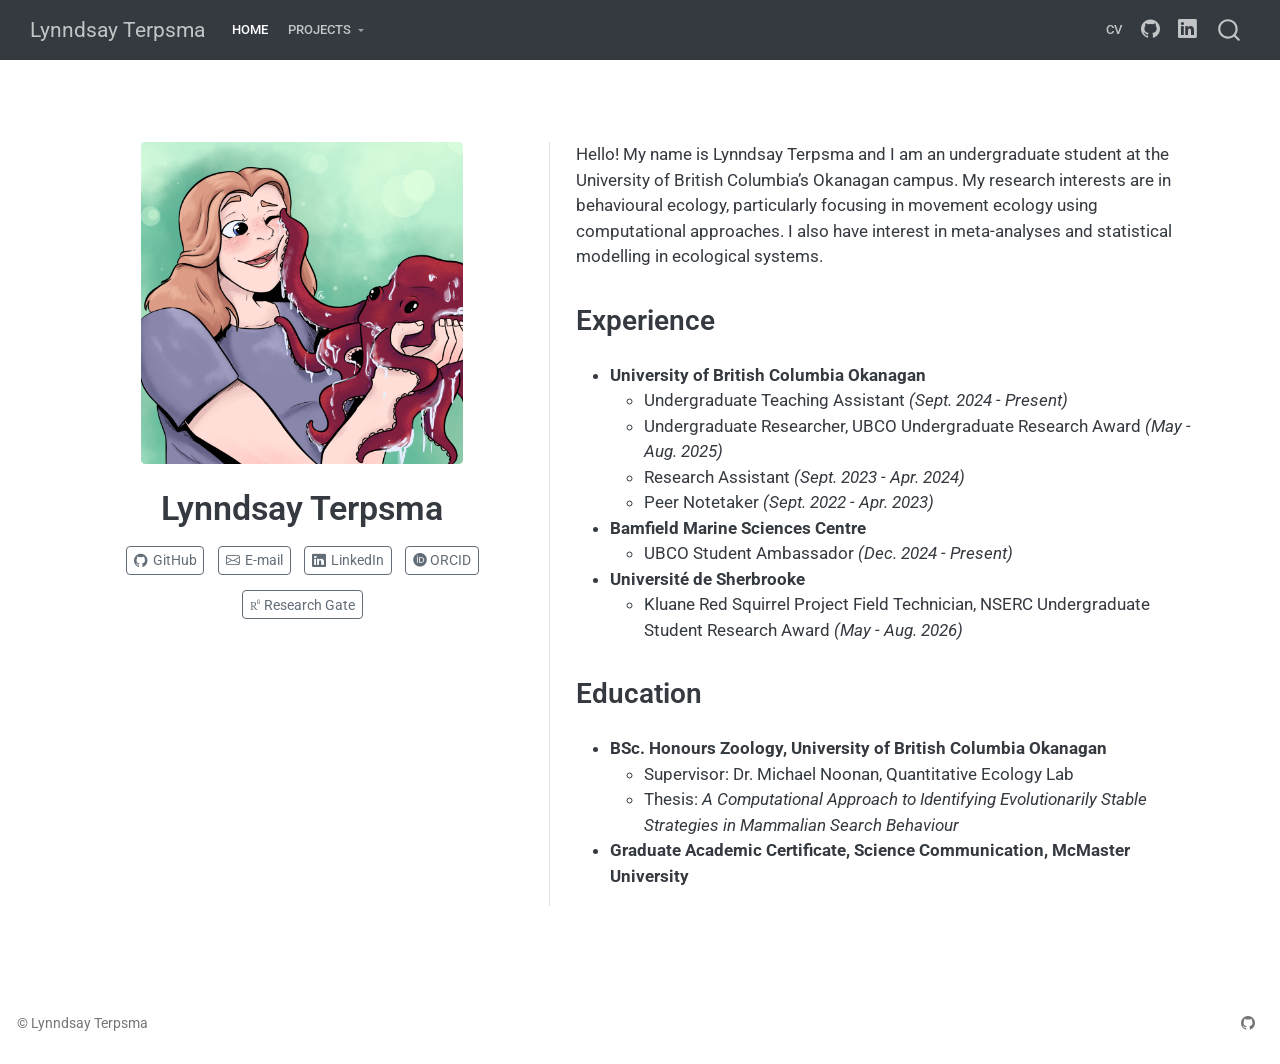
<file: index.html>
<!DOCTYPE html>
<html xmlns="http://www.w3.org/1999/xhtml" lang="en" xml:lang="en"><head>

<meta charset="utf-8">
<meta name="generator" content="quarto-1.9.37">

<meta name="viewport" content="width=device-width, initial-scale=1.0, user-scalable=yes">

<meta name="author" content="Lynndsay Terpsma">
<meta name="description" content="Academic website for Lynndsay Terpsma">

<title>Lynndsay Terpsma</title>
<style>
/* Default styles provided by pandoc.
** See https://pandoc.org/MANUAL.html#variables-for-html for config info.
*/
code{white-space: pre-wrap;}
span.smallcaps{font-variant: small-caps;}
div.columns{display: flex; gap: min(4vw, 1.5em);}
div.column{flex: auto; overflow-x: auto;}
div.hanging-indent{margin-left: 1.5em; text-indent: -1.5em;}
ul.task-list{list-style: none;}
ul.task-list li input[type="checkbox"] {
  width: 0.8em;
  margin: 0 0.8em 0.2em -1em; /* quarto-specific, see https://github.com/quarto-dev/quarto-cli/issues/4556 */ 
  vertical-align: middle;
}
</style>


<script src="site_libs/quarto-nav/quarto-nav.js"></script>
<script src="site_libs/quarto-nav/headroom.min.js"></script>
<script src="site_libs/clipboard/clipboard.min.js"></script>
<script src="site_libs/quarto-search/autocomplete.umd.js"></script>
<script src="site_libs/quarto-search/fuse.min.js"></script>
<script src="site_libs/quarto-search/quarto-search.js"></script>
<meta name="quarto:offset" content="./">
<script src="site_libs/quarto-html/quarto.js" type="module"></script>
<script src="site_libs/quarto-html/tabsets/tabsets.js" type="module"></script>
<script src="site_libs/quarto-html/popper.min.js"></script>
<script src="site_libs/quarto-html/tippy.umd.min.js"></script>
<link href="site_libs/quarto-html/tippy.css" rel="stylesheet">
<link href="site_libs/quarto-html/quarto-syntax-highlighting-7f8f88aac4f3542376d5c11b86a4c14d.css" rel="stylesheet" id="quarto-text-highlighting-styles">
<script src="site_libs/bootstrap/bootstrap.min.js"></script>
<link href="site_libs/bootstrap/bootstrap-icons.css" rel="stylesheet">
<link href="site_libs/bootstrap/bootstrap-e19770ef48bbfd2d8085e9527e77bb65.min.css" rel="stylesheet" append-hash="true" id="quarto-bootstrap" data-mode="light">
<link href="site_libs/quarto-contrib/academicons-1.9.4/all.css" rel="stylesheet">
<link href="site_libs/quarto-contrib/academicons-1.9.4/size.css" rel="stylesheet">
<script id="quarto-search-options" type="application/json">{
  "location": "navbar",
  "copy-button": false,
  "collapse-after": 3,
  "panel-placement": "end",
  "type": "overlay",
  "limit": 50,
  "keyboard-shortcut": [
    "f",
    "/",
    "s"
  ],
  "show-item-context": false,
  "language": {
    "search-no-results-text": "No results",
    "search-matching-documents-text": "matching documents",
    "search-copy-link-title": "Copy link to search",
    "search-hide-matches-text": "Hide additional matches",
    "search-more-match-text": "more match in this document",
    "search-more-matches-text": "more matches in this document",
    "search-clear-button-title": "Clear",
    "search-text-placeholder": "",
    "search-detached-cancel-button-title": "Cancel",
    "search-submit-button-title": "Submit",
    "search-label": "Search"
  }
}</script>


<link rel="stylesheet" href="styles.css">
</head>

<body class="nav-fixed quarto-light">

<div id="quarto-search-results"></div>
  <header id="quarto-header" class="headroom fixed-top">
    <nav class="navbar navbar-expand-lg " data-bs-theme="dark">
      <div class="navbar-container container-fluid">
      <div class="navbar-brand-container mx-auto">
    <a class="navbar-brand" href="./index.html">
    <span class="navbar-title">Lynndsay Terpsma</span>
    </a>
  </div>
            <div id="quarto-search" class="" title="Search"></div>
          <button class="navbar-toggler" type="button" data-bs-toggle="collapse" data-bs-target="#navbarCollapse" aria-controls="navbarCollapse" role="menu" aria-expanded="false" aria-label="Toggle navigation" onclick="if (window.quartoToggleHeadroom) { window.quartoToggleHeadroom(); }">
  <span class="navbar-toggler-icon"></span>
</button>
          <div class="collapse navbar-collapse" id="navbarCollapse">
            <ul class="navbar-nav navbar-nav-scroll me-auto">
  <li class="nav-item">
    <a class="nav-link active" href="./index.html" aria-current="page"> 
<span class="menu-text">Home</span></a>
  </li>  
  <li class="nav-item dropdown ">
    <a class="nav-link dropdown-toggle" href="#" id="nav-menu-projects" role="link" data-bs-toggle="dropdown" aria-expanded="false">
 <span class="menu-text">Projects</span>
    </a>
    <ul class="dropdown-menu" aria-labelledby="nav-menu-projects">    
        <li>
    <a class="dropdown-item" href="https://lynndsayt.ca/fiddling-with-data">
 <span class="dropdown-text">Fiddling with Data</span></a>
  </li>  
    </ul>
  </li>
</ul>
            <ul class="navbar-nav navbar-nav-scroll ms-auto">
  <li class="nav-item">
    <a class="nav-link" href="./files/CV.pdf"> 
<span class="menu-text">CV</span></a>
  </li>  
  <li class="nav-item compact">
    <a class="nav-link" href="https://github.com/lynndsayt" target="_blank"> <i class="bi bi-github" role="img">
</i> 
<span class="menu-text"></span></a>
  </li>  
  <li class="nav-item compact">
    <a class="nav-link" href="https://www.linkedin.com/in/lynndsay-terpsma/" target="_blank"> <i class="bi bi-linkedin" role="img">
</i> 
<span class="menu-text"></span></a>
  </li>  
</ul>
          </div> <!-- /navcollapse -->
            <div class="quarto-navbar-tools">
</div>
      </div> <!-- /container-fluid -->
    </nav>
</header>
<!-- content -->
<div id="quarto-content" class="quarto-container page-columns page-rows-contents page-layout-full page-navbar">
<!-- sidebar -->
<!-- margin-sidebar -->
    
<!-- main -->
<main class="content column-page" id="quarto-document-content">




<div class="quarto-about-trestles column-page">
  <div class="about-entity">
    <img src="files/images/profile-pic.png" class="about-image
  rounded " style="width: 70%;">
<header id="title-block-header" class="quarto-title-block default">
<div class="quarto-title">
<h1 class="title">Lynndsay Terpsma</h1>
</div>
<div class="quarto-title-meta column-page">
  </div>
</header>
    <div class="about-links">
  <a href="https://www.github.com" class="about-link" rel="" target="_blank">
    <i class="bi bi-github"></i>
     <span class="about-link-text">GitHub</span>
  </a>
  <a href="mailto:lterpsma@student.ubc.ca" class="about-link" rel="" target="">
    <i class="bi bi-envelope"></i>
     <span class="about-link-text">E-mail</span>
  </a>
  <a href="https://www.linkedin.com/in/lynndsay-terpsma/" class="about-link" rel="" target="_blank">
    <i class="bi bi-linkedin"></i>
     <span class="about-link-text">LinkedIn</span>
  </a>
  <a href="https://orcid.org/0009-0008-8837-7713" class="about-link" rel="" target="_blank">
     <span class="about-link-text"><i class="ai  ai-orcid" aria-label="orcid"></i> ORCID</span>
  </a>
  <a href="https://www.researchgate.net/profile/Lynndsay-Terpsma?ev=hdr_xprf" class="about-link" rel="" target="_blank">
     <span class="about-link-text"><i class="ai  ai-researchgate" aria-label="researchgate"></i> Research Gate</span>
  </a>
</div>
  </div>
  <div class="about-contents"><div id="hero-heading">
<p>Hello! My name is Lynndsay Terpsma and I am an undergraduate student at the University of British Columbia’s Okanagan campus. My research interests are in behavioural ecology, particularly focusing in movement ecology using computational approaches. I also have interest in meta-analyses and statistical modelling in ecological systems.</p>
<section id="experience" class="level2">
<h2 data-anchor-id="experience">Experience</h2>
<ul>
<li><strong>University of British Columbia Okanagan</strong>
<ul>
<li>Undergraduate Teaching Assistant <em>(Sept.&nbsp;2024 - Present)</em></li>
<li>Undergraduate Researcher, UBCO Undergraduate Research Award <em>(May - Aug.&nbsp;2025)</em></li>
<li>Research Assistant <em>(Sept.&nbsp;2023 - Apr.&nbsp;2024)</em></li>
<li>Peer Notetaker <em>(Sept.&nbsp;2022 - Apr.&nbsp;2023)</em></li>
</ul></li>
<li><strong>Bamfield Marine Sciences Centre</strong>
<ul>
<li>UBCO Student Ambassador <em>(Dec.&nbsp;2024 - Present)</em></li>
</ul></li>
<li><strong>Université de Sherbrooke</strong>
<ul>
<li>Kluane Red Squirrel Project Field Technician, NSERC Undergraduate Student Research Award <em>(May - Aug.&nbsp;2026)</em></li>
</ul></li>
</ul>
</section>
<section id="education" class="level2">
<h2 data-anchor-id="education">Education</h2>
<ul>
<li><strong>BSc. Honours Zoology, University of British Columbia Okanagan</strong><br>
<ul>
<li>Supervisor: Dr.&nbsp;Michael Noonan, Quantitative Ecology Lab<br>
</li>
<li>Thesis: <em>A Computational Approach to Identifying Evolutionarily Stable Strategies in Mammalian Search Behaviour</em></li>
</ul></li>
<li><strong>Graduate Academic Certificate, Science Communication, McMaster University</strong><br>
</li>
</ul>
</section>
</div></div>
</div>





</main> <!-- /main -->
<script id="quarto-html-after-body" type="application/javascript">
  window.document.addEventListener("DOMContentLoaded", function (event) {
    const isCodeAnnotation = (el) => {
      for (const clz of el.classList) {
        if (clz.startsWith('code-annotation-')) {                     
          return true;
        }
      }
      return false;
    }
    const onCopySuccess = function(e) {
      // button target
      const button = e.trigger;
      // don't keep focus
      button.blur();
      // flash "checked"
      button.classList.add('code-copy-button-checked');
      var currentTitle = button.getAttribute("title");
      button.setAttribute("title", "Copied!");
      let tooltip;
      if (window.bootstrap) {
        button.setAttribute("data-bs-toggle", "tooltip");
        button.setAttribute("data-bs-placement", "left");
        button.setAttribute("data-bs-title", "Copied!");
        tooltip = new bootstrap.Tooltip(button, 
          { trigger: "manual", 
            customClass: "code-copy-button-tooltip",
            offset: [0, -8]});
        tooltip.show();    
      }
      setTimeout(function() {
        if (tooltip) {
          tooltip.hide();
          button.removeAttribute("data-bs-title");
          button.removeAttribute("data-bs-toggle");
          button.removeAttribute("data-bs-placement");
        }
        button.setAttribute("title", currentTitle);
        button.classList.remove('code-copy-button-checked');
      }, 1000);
      // clear code selection
      e.clearSelection();
    }
    const getTextToCopy = function(trigger) {
      const outerScaffold = trigger.parentElement.cloneNode(true);
      const codeEl = outerScaffold.querySelector('code');
      for (const childEl of codeEl.children) {
        if (isCodeAnnotation(childEl)) {
          childEl.remove();
        }
      }
      return codeEl.innerText;
    }
    const clipboard = new window.ClipboardJS('.code-copy-button:not([data-in-quarto-modal])', {
      text: getTextToCopy
    });
    clipboard.on('success', onCopySuccess);
    if (window.document.getElementById('quarto-embedded-source-code-modal')) {
      const clipboardModal = new window.ClipboardJS('.code-copy-button[data-in-quarto-modal]', {
        text: getTextToCopy,
        container: window.document.getElementById('quarto-embedded-source-code-modal')
      });
      clipboardModal.on('success', onCopySuccess);
    }
      var localhostRegex = new RegExp(/^(?:http|https):\/\/localhost\:?[0-9]*\//);
      var mailtoRegex = new RegExp(/^mailto:/);
        var filterRegex = new RegExp("https:\/\/lynndsayt\.ca");
      var isInternal = (href) => {
          return filterRegex.test(href) || localhostRegex.test(href) || mailtoRegex.test(href);
      }
      // Inspect non-navigation links and adorn them if external
     var links = window.document.querySelectorAll('a[href]:not(.nav-link):not(.navbar-brand):not(.toc-action):not(.sidebar-link):not(.sidebar-item-toggle):not(.pagination-link):not(.no-external):not([aria-hidden]):not(.dropdown-item):not(.quarto-navigation-tool):not(.about-link)');
      for (var i=0; i<links.length; i++) {
        const link = links[i];
        if (!isInternal(link.href)) {
          // undo the damage that might have been done by quarto-nav.js in the case of
          // links that we want to consider external
          if (link.dataset.originalHref !== undefined) {
            link.href = link.dataset.originalHref;
          }
            // target, if specified
            link.setAttribute("target", "_blank");
            if (link.getAttribute("rel") === null) {
              link.setAttribute("rel", "noopener");
            }
        }
      }
    function tippyHover(el, contentFn, onTriggerFn, onUntriggerFn) {
      const config = {
        allowHTML: true,
        maxWidth: 500,
        delay: 100,
        arrow: false,
        appendTo: function(el) {
            return el.parentElement;
        },
        interactive: true,
        interactiveBorder: 10,
        theme: 'quarto',
        placement: 'bottom-start',
      };
      if (contentFn) {
        config.content = contentFn;
      }
      if (onTriggerFn) {
        config.onTrigger = onTriggerFn;
      }
      if (onUntriggerFn) {
        config.onUntrigger = onUntriggerFn;
      }
      window.tippy(el, config); 
    }
    const noterefs = window.document.querySelectorAll('a[role="doc-noteref"]');
    for (var i=0; i<noterefs.length; i++) {
      const ref = noterefs[i];
      tippyHover(ref, function() {
        // use id or data attribute instead here
        let href = ref.getAttribute('data-footnote-href') || ref.getAttribute('href');
        try { href = new URL(href).hash; } catch {}
        const id = href.replace(/^#\/?/, "");
        const note = window.document.getElementById(id);
        if (note) {
          return note.innerHTML;
        } else {
          return "";
        }
      });
    }
    const xrefs = window.document.querySelectorAll('a.quarto-xref');
    const processXRef = (id, note) => {
      // Strip column container classes
      const stripColumnClz = (el) => {
        el.classList.remove("page-full", "page-columns");
        if (el.children) {
          for (const child of el.children) {
            stripColumnClz(child);
          }
        }
      }
      stripColumnClz(note)
      if (id === null || id.startsWith('sec-')) {
        // Special case sections, only their first couple elements
        const container = document.createElement("div");
        if (note.children && note.children.length > 2) {
          container.appendChild(note.children[0].cloneNode(true));
          for (let i = 1; i < note.children.length; i++) {
            const child = note.children[i];
            if (child.tagName === "P" && child.innerText === "") {
              continue;
            } else {
              container.appendChild(child.cloneNode(true));
              break;
            }
          }
          if (window.Quarto?.typesetMath) {
            window.Quarto.typesetMath(container);
          }
          return container.innerHTML
        } else {
          if (window.Quarto?.typesetMath) {
            window.Quarto.typesetMath(note);
          }
          return note.innerHTML;
        }
      } else {
        // Remove any anchor links if they are present
        const anchorLink = note.querySelector('a.anchorjs-link');
        if (anchorLink) {
          anchorLink.remove();
        }
        if (window.Quarto?.typesetMath) {
          window.Quarto.typesetMath(note);
        }
        if (note.classList.contains("callout")) {
          return note.outerHTML;
        } else {
          return note.innerHTML;
        }
      }
    }
    for (var i=0; i<xrefs.length; i++) {
      const xref = xrefs[i];
      tippyHover(xref, undefined, function(instance) {
        instance.disable();
        let url = xref.getAttribute('href');
        let hash = undefined; 
        if (url.startsWith('#')) {
          hash = url;
        } else {
          try { hash = new URL(url).hash; } catch {}
        }
        if (hash) {
          const id = hash.replace(/^#\/?/, "");
          const note = window.document.getElementById(id);
          if (note !== null) {
            try {
              const html = processXRef(id, note.cloneNode(true));
              instance.setContent(html);
            } finally {
              instance.enable();
              instance.show();
            }
          } else {
            // See if we can fetch this
            fetch(url.split('#')[0])
            .then(res => res.text())
            .then(html => {
              const parser = new DOMParser();
              const htmlDoc = parser.parseFromString(html, "text/html");
              const note = htmlDoc.getElementById(id);
              if (note !== null) {
                const html = processXRef(id, note);
                instance.setContent(html);
              } 
            }).finally(() => {
              instance.enable();
              instance.show();
            });
          }
        } else {
          // See if we can fetch a full url (with no hash to target)
          // This is a special case and we should probably do some content thinning / targeting
          fetch(url)
          .then(res => res.text())
          .then(html => {
            const parser = new DOMParser();
            const htmlDoc = parser.parseFromString(html, "text/html");
            const note = htmlDoc.querySelector('main.content');
            if (note !== null) {
              // This should only happen for chapter cross references
              // (since there is no id in the URL)
              // remove the first header
              if (note.children.length > 0 && note.children[0].tagName === "HEADER") {
                note.children[0].remove();
              }
              const html = processXRef(null, note);
              instance.setContent(html);
            } 
          }).finally(() => {
            instance.enable();
            instance.show();
          });
        }
      }, function(instance) {
      });
    }
        let selectedAnnoteEl;
        const selectorForAnnotation = ( cell, annotation) => {
          let cellAttr = 'data-code-cell="' + cell + '"';
          let lineAttr = 'data-code-annotation="' +  annotation + '"';
          const selector = 'span[' + cellAttr + '][' + lineAttr + ']';
          return selector;
        }
        const selectCodeLines = (annoteEl) => {
          const doc = window.document;
          const targetCell = annoteEl.getAttribute("data-target-cell");
          const targetAnnotation = annoteEl.getAttribute("data-target-annotation");
          const annoteSpan = window.document.querySelector(selectorForAnnotation(targetCell, targetAnnotation));
          const lines = annoteSpan.getAttribute("data-code-lines").split(",");
          const lineIds = lines.map((line) => {
            return targetCell + "-" + line;
          })
          let top = null;
          let height = null;
          let parent = null;
          if (lineIds.length > 0) {
              //compute the position of the single el (top and bottom and make a div)
              const el = window.document.getElementById(lineIds[0]);
              top = el.offsetTop;
              height = el.offsetHeight;
              parent = el.parentElement.parentElement;
            if (lineIds.length > 1) {
              const lastEl = window.document.getElementById(lineIds[lineIds.length - 1]);
              const bottom = lastEl.offsetTop + lastEl.offsetHeight;
              height = bottom - top;
            }
            if (top !== null && height !== null && parent !== null) {
              // cook up a div (if necessary) and position it 
              let div = window.document.getElementById("code-annotation-line-highlight");
              if (div === null) {
                div = window.document.createElement("div");
                div.setAttribute("id", "code-annotation-line-highlight");
                div.style.position = 'absolute';
                parent.appendChild(div);
              }
              div.style.top = top - 2 + "px";
              div.style.height = height + 4 + "px";
              div.style.left = 0;
              let gutterDiv = window.document.getElementById("code-annotation-line-highlight-gutter");
              if (gutterDiv === null) {
                gutterDiv = window.document.createElement("div");
                gutterDiv.setAttribute("id", "code-annotation-line-highlight-gutter");
                gutterDiv.style.position = 'absolute';
                const codeCell = window.document.getElementById(targetCell);
                const gutter = codeCell.querySelector('.code-annotation-gutter');
                gutter.appendChild(gutterDiv);
              }
              gutterDiv.style.top = top - 2 + "px";
              gutterDiv.style.height = height + 4 + "px";
            }
            selectedAnnoteEl = annoteEl;
          }
        };
        const unselectCodeLines = () => {
          const elementsIds = ["code-annotation-line-highlight", "code-annotation-line-highlight-gutter"];
          elementsIds.forEach((elId) => {
            const div = window.document.getElementById(elId);
            if (div) {
              div.remove();
            }
          });
          selectedAnnoteEl = undefined;
        };
          // Handle positioning of the toggle
      window.addEventListener(
        "resize",
        throttle(() => {
          elRect = undefined;
          if (selectedAnnoteEl) {
            selectCodeLines(selectedAnnoteEl);
          }
        }, 10)
      );
      function throttle(fn, ms) {
      let throttle = false;
      let timer;
        return (...args) => {
          if(!throttle) { // first call gets through
              fn.apply(this, args);
              throttle = true;
          } else { // all the others get throttled
              if(timer) clearTimeout(timer); // cancel #2
              timer = setTimeout(() => {
                fn.apply(this, args);
                timer = throttle = false;
              }, ms);
          }
        };
      }
        // Attach click handler to the DT
        const annoteDls = window.document.querySelectorAll('dt[data-target-cell]');
        for (const annoteDlNode of annoteDls) {
          annoteDlNode.addEventListener('click', (event) => {
            const clickedEl = event.target;
            if (clickedEl !== selectedAnnoteEl) {
              unselectCodeLines();
              const activeEl = window.document.querySelector('dt[data-target-cell].code-annotation-active');
              if (activeEl) {
                activeEl.classList.remove('code-annotation-active');
              }
              selectCodeLines(clickedEl);
              clickedEl.classList.add('code-annotation-active');
            } else {
              // Unselect the line
              unselectCodeLines();
              clickedEl.classList.remove('code-annotation-active');
            }
          });
        }
    const findCites = (el) => {
      const parentEl = el.parentElement;
      if (parentEl) {
        const cites = parentEl.dataset.cites;
        if (cites) {
          return {
            el,
            cites: cites.split(' ')
          };
        } else {
          return findCites(el.parentElement)
        }
      } else {
        return undefined;
      }
    };
    var bibliorefs = window.document.querySelectorAll('a[role="doc-biblioref"]');
    for (var i=0; i<bibliorefs.length; i++) {
      const ref = bibliorefs[i];
      const citeInfo = findCites(ref);
      if (citeInfo) {
        tippyHover(citeInfo.el, function() {
          var popup = window.document.createElement('div');
          citeInfo.cites.forEach(function(cite) {
            var citeDiv = window.document.createElement('div');
            citeDiv.classList.add('hanging-indent');
            citeDiv.classList.add('csl-entry');
            var biblioDiv = window.document.getElementById('ref-' + cite);
            if (biblioDiv) {
              citeDiv.innerHTML = biblioDiv.innerHTML;
            }
            popup.appendChild(citeDiv);
          });
          return popup.innerHTML;
        });
      }
    }
  });
  </script>
</div> <!-- /content -->
<footer class="footer">
  <div class="nav-footer">
    <div class="nav-footer-left">
<p>© Lynndsay Terpsma</p>
</div>   
    <div class="nav-footer-center">
      &nbsp;
    </div>
    <div class="nav-footer-right">
      <ul class="footer-items list-unstyled">
    <li class="nav-item compact">
    <a class="nav-link" href="https://github.com/lynndsayt/lynndsayt.github.io">
      <i class="bi bi-github" role="img">
</i> 
    </a>
  </li>  
</ul>
    </div>
  </div>
</footer>




</body></html>
</file>
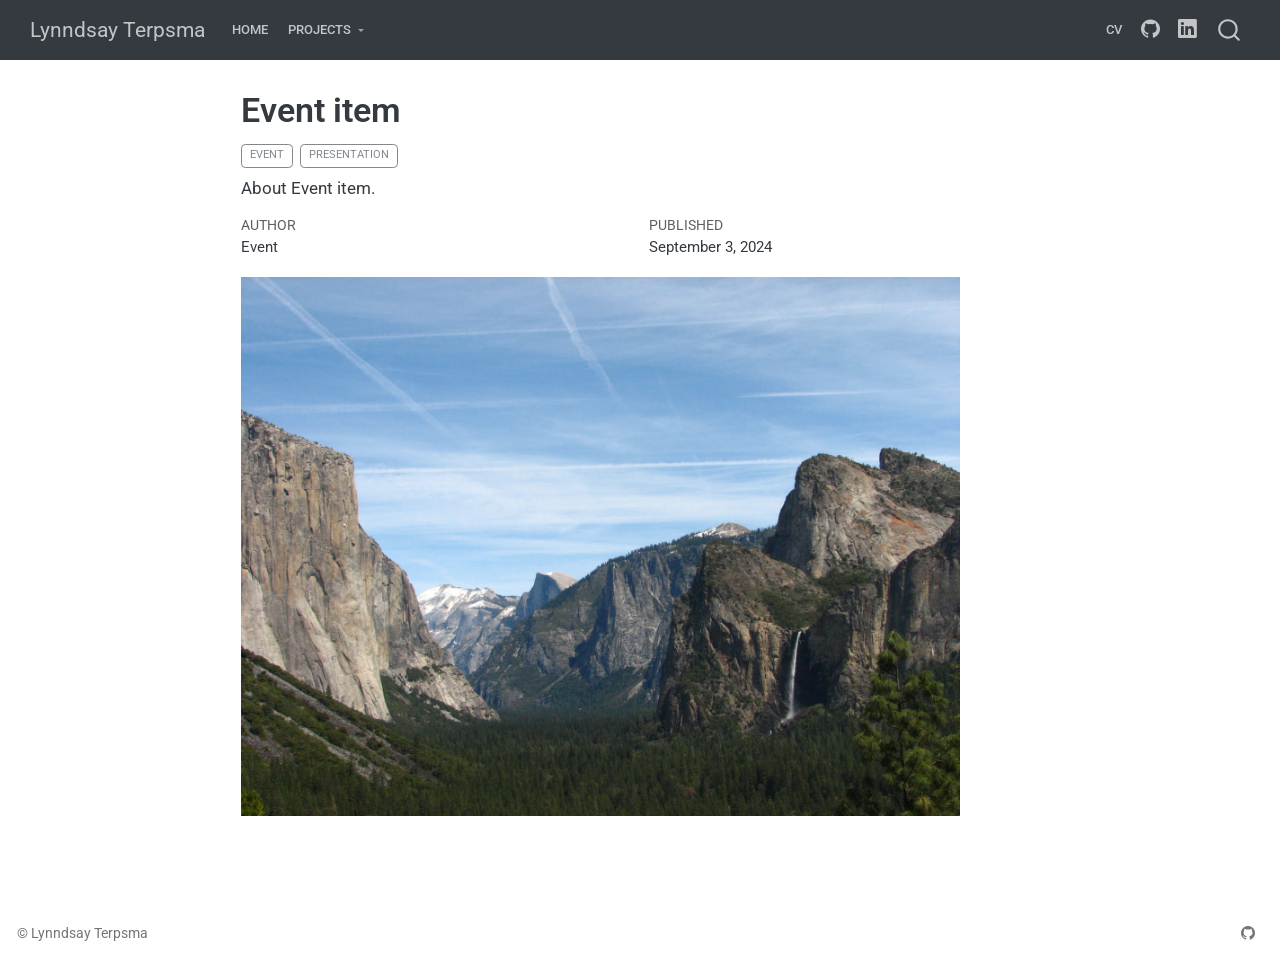
<file: posts/event-title/index.html>
<!DOCTYPE html>
<html xmlns="http://www.w3.org/1999/xhtml" lang="en" xml:lang="en"><head>

<meta charset="utf-8">
<meta name="generator" content="quarto-1.9.37">

<meta name="viewport" content="width=device-width, initial-scale=1.0, user-scalable=yes">

<meta name="author" content="Lynndsay Terpsma">
<meta name="dcterms.date" content="2024-09-03">
<meta name="description" content="Academic website for Lynndsay Terpsma">

<title>Event item – Lynndsay Terpsma</title>
<style>
/* Default styles provided by pandoc.
** See https://pandoc.org/MANUAL.html#variables-for-html for config info.
*/
code{white-space: pre-wrap;}
span.smallcaps{font-variant: small-caps;}
div.columns{display: flex; gap: min(4vw, 1.5em);}
div.column{flex: auto; overflow-x: auto;}
div.hanging-indent{margin-left: 1.5em; text-indent: -1.5em;}
ul.task-list{list-style: none;}
ul.task-list li input[type="checkbox"] {
  width: 0.8em;
  margin: 0 0.8em 0.2em -1em; /* quarto-specific, see https://github.com/quarto-dev/quarto-cli/issues/4556 */ 
  vertical-align: middle;
}
</style>


<script src="../../site_libs/quarto-nav/quarto-nav.js"></script>
<script src="../../site_libs/quarto-nav/headroom.min.js"></script>
<script src="../../site_libs/clipboard/clipboard.min.js"></script>
<script src="../../site_libs/quarto-search/autocomplete.umd.js"></script>
<script src="../../site_libs/quarto-search/fuse.min.js"></script>
<script src="../../site_libs/quarto-search/quarto-search.js"></script>
<meta name="quarto:offset" content="../../">
<script src="../../site_libs/quarto-html/quarto.js" type="module"></script>
<script src="../../site_libs/quarto-html/tabsets/tabsets.js" type="module"></script>
<script src="../../site_libs/quarto-html/popper.min.js"></script>
<script src="../../site_libs/quarto-html/tippy.umd.min.js"></script>
<script src="../../site_libs/quarto-html/anchor.min.js"></script>
<link href="../../site_libs/quarto-html/tippy.css" rel="stylesheet">
<link href="../../site_libs/quarto-html/quarto-syntax-highlighting-7f8f88aac4f3542376d5c11b86a4c14d.css" rel="stylesheet" id="quarto-text-highlighting-styles">
<script src="../../site_libs/bootstrap/bootstrap.min.js"></script>
<link href="../../site_libs/bootstrap/bootstrap-icons.css" rel="stylesheet">
<link href="../../site_libs/bootstrap/bootstrap-e19770ef48bbfd2d8085e9527e77bb65.min.css" rel="stylesheet" append-hash="true" id="quarto-bootstrap" data-mode="light">
<script id="quarto-search-options" type="application/json">{
  "location": "navbar",
  "copy-button": false,
  "collapse-after": 3,
  "panel-placement": "end",
  "type": "overlay",
  "limit": 50,
  "keyboard-shortcut": [
    "f",
    "/",
    "s"
  ],
  "show-item-context": false,
  "language": {
    "search-no-results-text": "No results",
    "search-matching-documents-text": "matching documents",
    "search-copy-link-title": "Copy link to search",
    "search-hide-matches-text": "Hide additional matches",
    "search-more-match-text": "more match in this document",
    "search-more-matches-text": "more matches in this document",
    "search-clear-button-title": "Clear",
    "search-text-placeholder": "",
    "search-detached-cancel-button-title": "Cancel",
    "search-submit-button-title": "Submit",
    "search-label": "Search"
  }
}</script>


<link rel="stylesheet" href="../../styles.css">
</head>

<body class="nav-fixed fullcontent quarto-light">

<div id="quarto-search-results"></div>
  <header id="quarto-header" class="headroom fixed-top">
    <nav class="navbar navbar-expand-lg " data-bs-theme="dark">
      <div class="navbar-container container-fluid">
      <div class="navbar-brand-container mx-auto">
    <a class="navbar-brand" href="../../index.html">
    <span class="navbar-title">Lynndsay Terpsma</span>
    </a>
  </div>
            <div id="quarto-search" class="" title="Search"></div>
          <button class="navbar-toggler" type="button" data-bs-toggle="collapse" data-bs-target="#navbarCollapse" aria-controls="navbarCollapse" role="menu" aria-expanded="false" aria-label="Toggle navigation" onclick="if (window.quartoToggleHeadroom) { window.quartoToggleHeadroom(); }">
  <span class="navbar-toggler-icon"></span>
</button>
          <div class="collapse navbar-collapse" id="navbarCollapse">
            <ul class="navbar-nav navbar-nav-scroll me-auto">
  <li class="nav-item">
    <a class="nav-link" href="../../index.html"> 
<span class="menu-text">Home</span></a>
  </li>  
  <li class="nav-item dropdown ">
    <a class="nav-link dropdown-toggle" href="#" id="nav-menu-projects" role="link" data-bs-toggle="dropdown" aria-expanded="false">
 <span class="menu-text">Projects</span>
    </a>
    <ul class="dropdown-menu" aria-labelledby="nav-menu-projects">    
        <li>
    <a class="dropdown-item" href="https://lynndsayt.ca/fiddling-with-data">
 <span class="dropdown-text">Fiddling with Data</span></a>
  </li>  
    </ul>
  </li>
</ul>
            <ul class="navbar-nav navbar-nav-scroll ms-auto">
  <li class="nav-item">
    <a class="nav-link" href="../../files/CV.pdf"> 
<span class="menu-text">CV</span></a>
  </li>  
  <li class="nav-item compact">
    <a class="nav-link" href="https://github.com/lynndsayt" target="_blank"> <i class="bi bi-github" role="img">
</i> 
<span class="menu-text"></span></a>
  </li>  
  <li class="nav-item compact">
    <a class="nav-link" href="https://www.linkedin.com/in/lynndsay-terpsma/" target="_blank"> <i class="bi bi-linkedin" role="img">
</i> 
<span class="menu-text"></span></a>
  </li>  
</ul>
          </div> <!-- /navcollapse -->
            <div class="quarto-navbar-tools">
</div>
      </div> <!-- /container-fluid -->
    </nav>
</header>
<!-- content -->
<div id="quarto-content" class="quarto-container page-columns page-rows-contents page-layout-article page-navbar">
<!-- sidebar -->
<!-- margin-sidebar -->
    
<!-- main -->
<main class="content" id="quarto-document-content">

<header id="title-block-header" class="quarto-title-block default">
<div class="quarto-title">
<h1 class="title">Event item</h1>
  <div class="quarto-categories">
    <div class="quarto-category">event</div>
    <div class="quarto-category">presentation</div>
  </div>
  </div>

<div>
  <div class="description">
    About Event item.
  </div>
</div>


<div class="quarto-title-meta">

    <div>
    <div class="quarto-title-meta-heading">Author</div>
    <div class="quarto-title-meta-contents">
             <p>Event </p>
          </div>
  </div>
    
    <div>
    <div class="quarto-title-meta-heading">Published</div>
    <div class="quarto-title-meta-contents">
      <p class="date">September 3, 2024</p>
    </div>
  </div>
  
    
  </div>
  


</header>


<p><a href="https://drganghe.github.io/quarto-academic-website-template/"><img src="../../files/images/placeholder2.JPG" class="img-fluid" style="width:90.0%"></a></p>
<!--Include social share buttons-->
<!-- 
AddToAny check more: https://www.addtoany.com/buttons/for/website 
Using includes will make edits easier, will only need to add or remove button here if needed.
https://quarto.org/docs/authoring/includes.html
-->
<div class="a2a_kit a2a_kit_size_32 a2a_default_style">
<p><a class="a2a_dd" href="https://www.addtoany.com/share"></a> <a class="a2a_button_linkedin"></a> <a class="a2a_button_bluesky"></a> <a class="a2a_button_facebook"></a> <a class="a2a_button_copy_link"></a> <a class="a2a_button_email"></a></p>
</div>
<script async="" src="https://static.addtoany.com/menu/page.js"></script>



</main> <!-- /main -->
<script id="quarto-html-after-body" type="application/javascript">
  window.document.addEventListener("DOMContentLoaded", function (event) {
    const icon = "";
    const anchorJS = new window.AnchorJS();
    anchorJS.options = {
      placement: 'right',
      icon: icon
    };
    anchorJS.add('.anchored');
    const isCodeAnnotation = (el) => {
      for (const clz of el.classList) {
        if (clz.startsWith('code-annotation-')) {                     
          return true;
        }
      }
      return false;
    }
    const onCopySuccess = function(e) {
      // button target
      const button = e.trigger;
      // don't keep focus
      button.blur();
      // flash "checked"
      button.classList.add('code-copy-button-checked');
      var currentTitle = button.getAttribute("title");
      button.setAttribute("title", "Copied!");
      let tooltip;
      if (window.bootstrap) {
        button.setAttribute("data-bs-toggle", "tooltip");
        button.setAttribute("data-bs-placement", "left");
        button.setAttribute("data-bs-title", "Copied!");
        tooltip = new bootstrap.Tooltip(button, 
          { trigger: "manual", 
            customClass: "code-copy-button-tooltip",
            offset: [0, -8]});
        tooltip.show();    
      }
      setTimeout(function() {
        if (tooltip) {
          tooltip.hide();
          button.removeAttribute("data-bs-title");
          button.removeAttribute("data-bs-toggle");
          button.removeAttribute("data-bs-placement");
        }
        button.setAttribute("title", currentTitle);
        button.classList.remove('code-copy-button-checked');
      }, 1000);
      // clear code selection
      e.clearSelection();
    }
    const getTextToCopy = function(trigger) {
      const outerScaffold = trigger.parentElement.cloneNode(true);
      const codeEl = outerScaffold.querySelector('code');
      for (const childEl of codeEl.children) {
        if (isCodeAnnotation(childEl)) {
          childEl.remove();
        }
      }
      return codeEl.innerText;
    }
    const clipboard = new window.ClipboardJS('.code-copy-button:not([data-in-quarto-modal])', {
      text: getTextToCopy
    });
    clipboard.on('success', onCopySuccess);
    if (window.document.getElementById('quarto-embedded-source-code-modal')) {
      const clipboardModal = new window.ClipboardJS('.code-copy-button[data-in-quarto-modal]', {
        text: getTextToCopy,
        container: window.document.getElementById('quarto-embedded-source-code-modal')
      });
      clipboardModal.on('success', onCopySuccess);
    }
      var localhostRegex = new RegExp(/^(?:http|https):\/\/localhost\:?[0-9]*\//);
      var mailtoRegex = new RegExp(/^mailto:/);
        var filterRegex = new RegExp("https:\/\/lynndsayt\.ca");
      var isInternal = (href) => {
          return filterRegex.test(href) || localhostRegex.test(href) || mailtoRegex.test(href);
      }
      // Inspect non-navigation links and adorn them if external
     var links = window.document.querySelectorAll('a[href]:not(.nav-link):not(.navbar-brand):not(.toc-action):not(.sidebar-link):not(.sidebar-item-toggle):not(.pagination-link):not(.no-external):not([aria-hidden]):not(.dropdown-item):not(.quarto-navigation-tool):not(.about-link)');
      for (var i=0; i<links.length; i++) {
        const link = links[i];
        if (!isInternal(link.href)) {
          // undo the damage that might have been done by quarto-nav.js in the case of
          // links that we want to consider external
          if (link.dataset.originalHref !== undefined) {
            link.href = link.dataset.originalHref;
          }
            // target, if specified
            link.setAttribute("target", "_blank");
            if (link.getAttribute("rel") === null) {
              link.setAttribute("rel", "noopener");
            }
        }
      }
    function tippyHover(el, contentFn, onTriggerFn, onUntriggerFn) {
      const config = {
        allowHTML: true,
        maxWidth: 500,
        delay: 100,
        arrow: false,
        appendTo: function(el) {
            return el.parentElement;
        },
        interactive: true,
        interactiveBorder: 10,
        theme: 'quarto',
        placement: 'bottom-start',
      };
      if (contentFn) {
        config.content = contentFn;
      }
      if (onTriggerFn) {
        config.onTrigger = onTriggerFn;
      }
      if (onUntriggerFn) {
        config.onUntrigger = onUntriggerFn;
      }
      window.tippy(el, config); 
    }
    const noterefs = window.document.querySelectorAll('a[role="doc-noteref"]');
    for (var i=0; i<noterefs.length; i++) {
      const ref = noterefs[i];
      tippyHover(ref, function() {
        // use id or data attribute instead here
        let href = ref.getAttribute('data-footnote-href') || ref.getAttribute('href');
        try { href = new URL(href).hash; } catch {}
        const id = href.replace(/^#\/?/, "");
        const note = window.document.getElementById(id);
        if (note) {
          return note.innerHTML;
        } else {
          return "";
        }
      });
    }
    const xrefs = window.document.querySelectorAll('a.quarto-xref');
    const processXRef = (id, note) => {
      // Strip column container classes
      const stripColumnClz = (el) => {
        el.classList.remove("page-full", "page-columns");
        if (el.children) {
          for (const child of el.children) {
            stripColumnClz(child);
          }
        }
      }
      stripColumnClz(note)
      if (id === null || id.startsWith('sec-')) {
        // Special case sections, only their first couple elements
        const container = document.createElement("div");
        if (note.children && note.children.length > 2) {
          container.appendChild(note.children[0].cloneNode(true));
          for (let i = 1; i < note.children.length; i++) {
            const child = note.children[i];
            if (child.tagName === "P" && child.innerText === "") {
              continue;
            } else {
              container.appendChild(child.cloneNode(true));
              break;
            }
          }
          if (window.Quarto?.typesetMath) {
            window.Quarto.typesetMath(container);
          }
          return container.innerHTML
        } else {
          if (window.Quarto?.typesetMath) {
            window.Quarto.typesetMath(note);
          }
          return note.innerHTML;
        }
      } else {
        // Remove any anchor links if they are present
        const anchorLink = note.querySelector('a.anchorjs-link');
        if (anchorLink) {
          anchorLink.remove();
        }
        if (window.Quarto?.typesetMath) {
          window.Quarto.typesetMath(note);
        }
        if (note.classList.contains("callout")) {
          return note.outerHTML;
        } else {
          return note.innerHTML;
        }
      }
    }
    for (var i=0; i<xrefs.length; i++) {
      const xref = xrefs[i];
      tippyHover(xref, undefined, function(instance) {
        instance.disable();
        let url = xref.getAttribute('href');
        let hash = undefined; 
        if (url.startsWith('#')) {
          hash = url;
        } else {
          try { hash = new URL(url).hash; } catch {}
        }
        if (hash) {
          const id = hash.replace(/^#\/?/, "");
          const note = window.document.getElementById(id);
          if (note !== null) {
            try {
              const html = processXRef(id, note.cloneNode(true));
              instance.setContent(html);
            } finally {
              instance.enable();
              instance.show();
            }
          } else {
            // See if we can fetch this
            fetch(url.split('#')[0])
            .then(res => res.text())
            .then(html => {
              const parser = new DOMParser();
              const htmlDoc = parser.parseFromString(html, "text/html");
              const note = htmlDoc.getElementById(id);
              if (note !== null) {
                const html = processXRef(id, note);
                instance.setContent(html);
              } 
            }).finally(() => {
              instance.enable();
              instance.show();
            });
          }
        } else {
          // See if we can fetch a full url (with no hash to target)
          // This is a special case and we should probably do some content thinning / targeting
          fetch(url)
          .then(res => res.text())
          .then(html => {
            const parser = new DOMParser();
            const htmlDoc = parser.parseFromString(html, "text/html");
            const note = htmlDoc.querySelector('main.content');
            if (note !== null) {
              // This should only happen for chapter cross references
              // (since there is no id in the URL)
              // remove the first header
              if (note.children.length > 0 && note.children[0].tagName === "HEADER") {
                note.children[0].remove();
              }
              const html = processXRef(null, note);
              instance.setContent(html);
            } 
          }).finally(() => {
            instance.enable();
            instance.show();
          });
        }
      }, function(instance) {
      });
    }
        let selectedAnnoteEl;
        const selectorForAnnotation = ( cell, annotation) => {
          let cellAttr = 'data-code-cell="' + cell + '"';
          let lineAttr = 'data-code-annotation="' +  annotation + '"';
          const selector = 'span[' + cellAttr + '][' + lineAttr + ']';
          return selector;
        }
        const selectCodeLines = (annoteEl) => {
          const doc = window.document;
          const targetCell = annoteEl.getAttribute("data-target-cell");
          const targetAnnotation = annoteEl.getAttribute("data-target-annotation");
          const annoteSpan = window.document.querySelector(selectorForAnnotation(targetCell, targetAnnotation));
          const lines = annoteSpan.getAttribute("data-code-lines").split(",");
          const lineIds = lines.map((line) => {
            return targetCell + "-" + line;
          })
          let top = null;
          let height = null;
          let parent = null;
          if (lineIds.length > 0) {
              //compute the position of the single el (top and bottom and make a div)
              const el = window.document.getElementById(lineIds[0]);
              top = el.offsetTop;
              height = el.offsetHeight;
              parent = el.parentElement.parentElement;
            if (lineIds.length > 1) {
              const lastEl = window.document.getElementById(lineIds[lineIds.length - 1]);
              const bottom = lastEl.offsetTop + lastEl.offsetHeight;
              height = bottom - top;
            }
            if (top !== null && height !== null && parent !== null) {
              // cook up a div (if necessary) and position it 
              let div = window.document.getElementById("code-annotation-line-highlight");
              if (div === null) {
                div = window.document.createElement("div");
                div.setAttribute("id", "code-annotation-line-highlight");
                div.style.position = 'absolute';
                parent.appendChild(div);
              }
              div.style.top = top - 2 + "px";
              div.style.height = height + 4 + "px";
              div.style.left = 0;
              let gutterDiv = window.document.getElementById("code-annotation-line-highlight-gutter");
              if (gutterDiv === null) {
                gutterDiv = window.document.createElement("div");
                gutterDiv.setAttribute("id", "code-annotation-line-highlight-gutter");
                gutterDiv.style.position = 'absolute';
                const codeCell = window.document.getElementById(targetCell);
                const gutter = codeCell.querySelector('.code-annotation-gutter');
                gutter.appendChild(gutterDiv);
              }
              gutterDiv.style.top = top - 2 + "px";
              gutterDiv.style.height = height + 4 + "px";
            }
            selectedAnnoteEl = annoteEl;
          }
        };
        const unselectCodeLines = () => {
          const elementsIds = ["code-annotation-line-highlight", "code-annotation-line-highlight-gutter"];
          elementsIds.forEach((elId) => {
            const div = window.document.getElementById(elId);
            if (div) {
              div.remove();
            }
          });
          selectedAnnoteEl = undefined;
        };
          // Handle positioning of the toggle
      window.addEventListener(
        "resize",
        throttle(() => {
          elRect = undefined;
          if (selectedAnnoteEl) {
            selectCodeLines(selectedAnnoteEl);
          }
        }, 10)
      );
      function throttle(fn, ms) {
      let throttle = false;
      let timer;
        return (...args) => {
          if(!throttle) { // first call gets through
              fn.apply(this, args);
              throttle = true;
          } else { // all the others get throttled
              if(timer) clearTimeout(timer); // cancel #2
              timer = setTimeout(() => {
                fn.apply(this, args);
                timer = throttle = false;
              }, ms);
          }
        };
      }
        // Attach click handler to the DT
        const annoteDls = window.document.querySelectorAll('dt[data-target-cell]');
        for (const annoteDlNode of annoteDls) {
          annoteDlNode.addEventListener('click', (event) => {
            const clickedEl = event.target;
            if (clickedEl !== selectedAnnoteEl) {
              unselectCodeLines();
              const activeEl = window.document.querySelector('dt[data-target-cell].code-annotation-active');
              if (activeEl) {
                activeEl.classList.remove('code-annotation-active');
              }
              selectCodeLines(clickedEl);
              clickedEl.classList.add('code-annotation-active');
            } else {
              // Unselect the line
              unselectCodeLines();
              clickedEl.classList.remove('code-annotation-active');
            }
          });
        }
    const findCites = (el) => {
      const parentEl = el.parentElement;
      if (parentEl) {
        const cites = parentEl.dataset.cites;
        if (cites) {
          return {
            el,
            cites: cites.split(' ')
          };
        } else {
          return findCites(el.parentElement)
        }
      } else {
        return undefined;
      }
    };
    var bibliorefs = window.document.querySelectorAll('a[role="doc-biblioref"]');
    for (var i=0; i<bibliorefs.length; i++) {
      const ref = bibliorefs[i];
      const citeInfo = findCites(ref);
      if (citeInfo) {
        tippyHover(citeInfo.el, function() {
          var popup = window.document.createElement('div');
          citeInfo.cites.forEach(function(cite) {
            var citeDiv = window.document.createElement('div');
            citeDiv.classList.add('hanging-indent');
            citeDiv.classList.add('csl-entry');
            var biblioDiv = window.document.getElementById('ref-' + cite);
            if (biblioDiv) {
              citeDiv.innerHTML = biblioDiv.innerHTML;
            }
            popup.appendChild(citeDiv);
          });
          return popup.innerHTML;
        });
      }
    }
  });
  </script>
</div> <!-- /content -->
<footer class="footer">
  <div class="nav-footer">
    <div class="nav-footer-left">
<p>© Lynndsay Terpsma</p>
</div>   
    <div class="nav-footer-center">
      &nbsp;
    </div>
    <div class="nav-footer-right">
      <ul class="footer-items list-unstyled">
    <li class="nav-item compact">
    <a class="nav-link" href="https://github.com/lynndsayt/lynndsayt.github.io">
      <i class="bi bi-github" role="img">
</i> 
    </a>
  </li>  
</ul>
    </div>
  </div>
</footer>




</body></html>
</file>
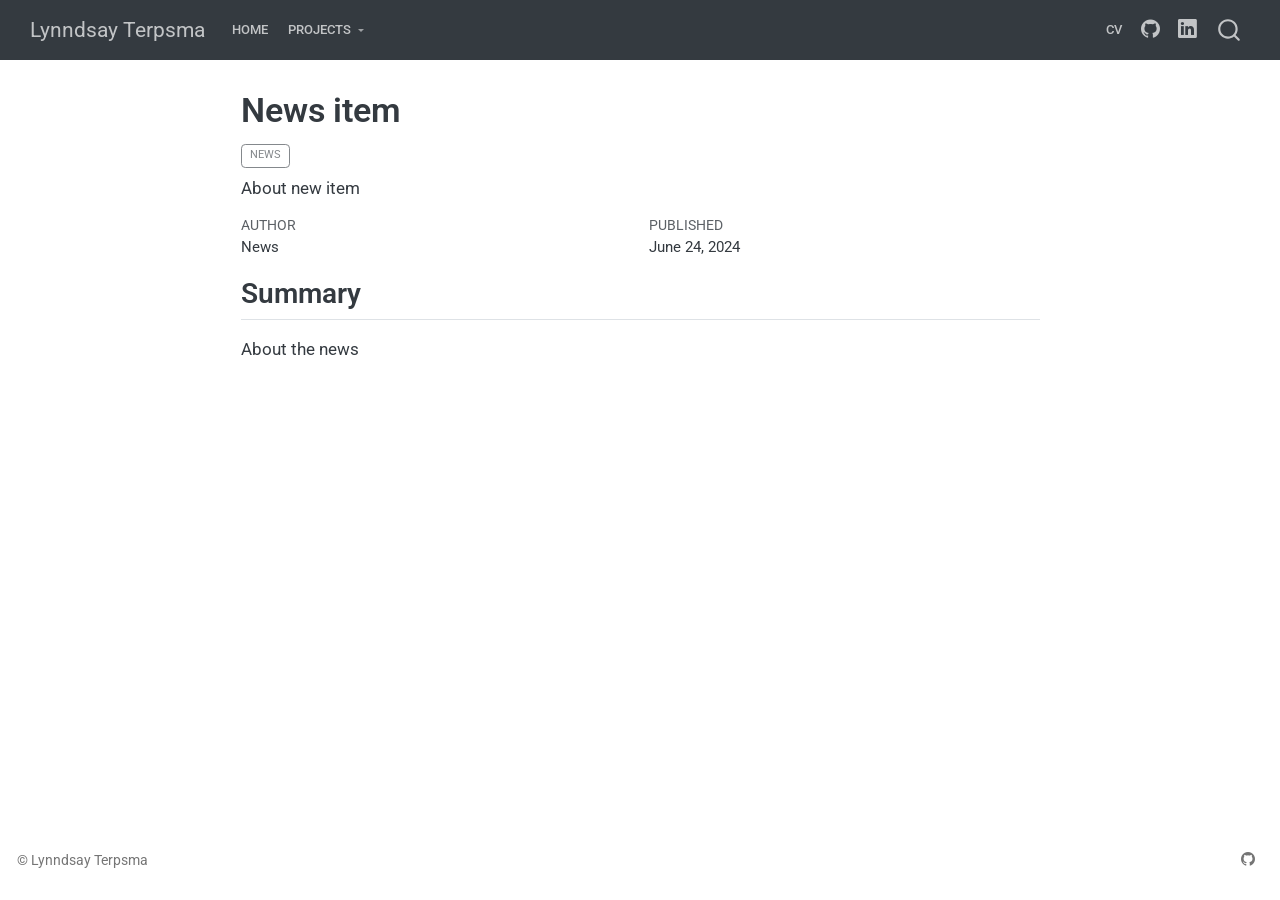
<file: posts/news-title/index.html>
<!DOCTYPE html>
<html xmlns="http://www.w3.org/1999/xhtml" lang="en" xml:lang="en"><head>

<meta charset="utf-8">
<meta name="generator" content="quarto-1.9.37">

<meta name="viewport" content="width=device-width, initial-scale=1.0, user-scalable=yes">

<meta name="author" content="Lynndsay Terpsma">
<meta name="dcterms.date" content="2024-06-24">
<meta name="description" content="Academic website for Lynndsay Terpsma">

<title>News item – Lynndsay Terpsma</title>
<style>
/* Default styles provided by pandoc.
** See https://pandoc.org/MANUAL.html#variables-for-html for config info.
*/
code{white-space: pre-wrap;}
span.smallcaps{font-variant: small-caps;}
div.columns{display: flex; gap: min(4vw, 1.5em);}
div.column{flex: auto; overflow-x: auto;}
div.hanging-indent{margin-left: 1.5em; text-indent: -1.5em;}
ul.task-list{list-style: none;}
ul.task-list li input[type="checkbox"] {
  width: 0.8em;
  margin: 0 0.8em 0.2em -1em; /* quarto-specific, see https://github.com/quarto-dev/quarto-cli/issues/4556 */ 
  vertical-align: middle;
}
</style>


<script src="../../site_libs/quarto-nav/quarto-nav.js"></script>
<script src="../../site_libs/quarto-nav/headroom.min.js"></script>
<script src="../../site_libs/clipboard/clipboard.min.js"></script>
<script src="../../site_libs/quarto-search/autocomplete.umd.js"></script>
<script src="../../site_libs/quarto-search/fuse.min.js"></script>
<script src="../../site_libs/quarto-search/quarto-search.js"></script>
<meta name="quarto:offset" content="../../">
<script src="../../site_libs/quarto-html/quarto.js" type="module"></script>
<script src="../../site_libs/quarto-html/tabsets/tabsets.js" type="module"></script>
<script src="../../site_libs/quarto-html/popper.min.js"></script>
<script src="../../site_libs/quarto-html/tippy.umd.min.js"></script>
<script src="../../site_libs/quarto-html/anchor.min.js"></script>
<link href="../../site_libs/quarto-html/tippy.css" rel="stylesheet">
<link href="../../site_libs/quarto-html/quarto-syntax-highlighting-7f8f88aac4f3542376d5c11b86a4c14d.css" rel="stylesheet" id="quarto-text-highlighting-styles">
<script src="../../site_libs/bootstrap/bootstrap.min.js"></script>
<link href="../../site_libs/bootstrap/bootstrap-icons.css" rel="stylesheet">
<link href="../../site_libs/bootstrap/bootstrap-e19770ef48bbfd2d8085e9527e77bb65.min.css" rel="stylesheet" append-hash="true" id="quarto-bootstrap" data-mode="light">
<script id="quarto-search-options" type="application/json">{
  "location": "navbar",
  "copy-button": false,
  "collapse-after": 3,
  "panel-placement": "end",
  "type": "overlay",
  "limit": 50,
  "keyboard-shortcut": [
    "f",
    "/",
    "s"
  ],
  "show-item-context": false,
  "language": {
    "search-no-results-text": "No results",
    "search-matching-documents-text": "matching documents",
    "search-copy-link-title": "Copy link to search",
    "search-hide-matches-text": "Hide additional matches",
    "search-more-match-text": "more match in this document",
    "search-more-matches-text": "more matches in this document",
    "search-clear-button-title": "Clear",
    "search-text-placeholder": "",
    "search-detached-cancel-button-title": "Cancel",
    "search-submit-button-title": "Submit",
    "search-label": "Search"
  }
}</script>


<link rel="stylesheet" href="../../styles.css">
</head>

<body class="nav-fixed fullcontent quarto-light">

<div id="quarto-search-results"></div>
  <header id="quarto-header" class="headroom fixed-top">
    <nav class="navbar navbar-expand-lg " data-bs-theme="dark">
      <div class="navbar-container container-fluid">
      <div class="navbar-brand-container mx-auto">
    <a class="navbar-brand" href="../../index.html">
    <span class="navbar-title">Lynndsay Terpsma</span>
    </a>
  </div>
            <div id="quarto-search" class="" title="Search"></div>
          <button class="navbar-toggler" type="button" data-bs-toggle="collapse" data-bs-target="#navbarCollapse" aria-controls="navbarCollapse" role="menu" aria-expanded="false" aria-label="Toggle navigation" onclick="if (window.quartoToggleHeadroom) { window.quartoToggleHeadroom(); }">
  <span class="navbar-toggler-icon"></span>
</button>
          <div class="collapse navbar-collapse" id="navbarCollapse">
            <ul class="navbar-nav navbar-nav-scroll me-auto">
  <li class="nav-item">
    <a class="nav-link" href="../../index.html"> 
<span class="menu-text">Home</span></a>
  </li>  
  <li class="nav-item dropdown ">
    <a class="nav-link dropdown-toggle" href="#" id="nav-menu-projects" role="link" data-bs-toggle="dropdown" aria-expanded="false">
 <span class="menu-text">Projects</span>
    </a>
    <ul class="dropdown-menu" aria-labelledby="nav-menu-projects">    
        <li>
    <a class="dropdown-item" href="https://lynndsayt.ca/fiddling-with-data">
 <span class="dropdown-text">Fiddling with Data</span></a>
  </li>  
    </ul>
  </li>
</ul>
            <ul class="navbar-nav navbar-nav-scroll ms-auto">
  <li class="nav-item">
    <a class="nav-link" href="../../files/CV.pdf"> 
<span class="menu-text">CV</span></a>
  </li>  
  <li class="nav-item compact">
    <a class="nav-link" href="https://github.com/lynndsayt" target="_blank"> <i class="bi bi-github" role="img">
</i> 
<span class="menu-text"></span></a>
  </li>  
  <li class="nav-item compact">
    <a class="nav-link" href="https://www.linkedin.com/in/lynndsay-terpsma/" target="_blank"> <i class="bi bi-linkedin" role="img">
</i> 
<span class="menu-text"></span></a>
  </li>  
</ul>
          </div> <!-- /navcollapse -->
            <div class="quarto-navbar-tools">
</div>
      </div> <!-- /container-fluid -->
    </nav>
</header>
<!-- content -->
<div id="quarto-content" class="quarto-container page-columns page-rows-contents page-layout-article page-navbar">
<!-- sidebar -->
<!-- margin-sidebar -->
    
<!-- main -->
<main class="content" id="quarto-document-content">

<header id="title-block-header" class="quarto-title-block default">
<div class="quarto-title">
<h1 class="title">News item</h1>
  <div class="quarto-categories">
    <div class="quarto-category">news</div>
  </div>
  </div>

<div>
  <div class="description">
    About new item
  </div>
</div>


<div class="quarto-title-meta">

    <div>
    <div class="quarto-title-meta-heading">Author</div>
    <div class="quarto-title-meta-contents">
             <p>News </p>
          </div>
  </div>
    
    <div>
    <div class="quarto-title-meta-heading">Published</div>
    <div class="quarto-title-meta-contents">
      <p class="date">June 24, 2024</p>
    </div>
  </div>
  
    
  </div>
  


</header>


<section id="summary" class="level2">
<h2 class="anchored" data-anchor-id="summary">Summary</h2>
<p>About the news</p>
<!--Include social share buttons-->
<!-- 
AddToAny check more: https://www.addtoany.com/buttons/for/website 
Using includes will make edits easier, will only need to add or remove button here if needed.
https://quarto.org/docs/authoring/includes.html
-->
<div class="a2a_kit a2a_kit_size_32 a2a_default_style">
<p><a class="a2a_dd" href="https://www.addtoany.com/share"></a> <a class="a2a_button_linkedin"></a> <a class="a2a_button_bluesky"></a> <a class="a2a_button_facebook"></a> <a class="a2a_button_copy_link"></a> <a class="a2a_button_email"></a></p>
</div>
<script async="" src="https://static.addtoany.com/menu/page.js"></script>


</section>

</main> <!-- /main -->
<script id="quarto-html-after-body" type="application/javascript">
  window.document.addEventListener("DOMContentLoaded", function (event) {
    const icon = "";
    const anchorJS = new window.AnchorJS();
    anchorJS.options = {
      placement: 'right',
      icon: icon
    };
    anchorJS.add('.anchored');
    const isCodeAnnotation = (el) => {
      for (const clz of el.classList) {
        if (clz.startsWith('code-annotation-')) {                     
          return true;
        }
      }
      return false;
    }
    const onCopySuccess = function(e) {
      // button target
      const button = e.trigger;
      // don't keep focus
      button.blur();
      // flash "checked"
      button.classList.add('code-copy-button-checked');
      var currentTitle = button.getAttribute("title");
      button.setAttribute("title", "Copied!");
      let tooltip;
      if (window.bootstrap) {
        button.setAttribute("data-bs-toggle", "tooltip");
        button.setAttribute("data-bs-placement", "left");
        button.setAttribute("data-bs-title", "Copied!");
        tooltip = new bootstrap.Tooltip(button, 
          { trigger: "manual", 
            customClass: "code-copy-button-tooltip",
            offset: [0, -8]});
        tooltip.show();    
      }
      setTimeout(function() {
        if (tooltip) {
          tooltip.hide();
          button.removeAttribute("data-bs-title");
          button.removeAttribute("data-bs-toggle");
          button.removeAttribute("data-bs-placement");
        }
        button.setAttribute("title", currentTitle);
        button.classList.remove('code-copy-button-checked');
      }, 1000);
      // clear code selection
      e.clearSelection();
    }
    const getTextToCopy = function(trigger) {
      const outerScaffold = trigger.parentElement.cloneNode(true);
      const codeEl = outerScaffold.querySelector('code');
      for (const childEl of codeEl.children) {
        if (isCodeAnnotation(childEl)) {
          childEl.remove();
        }
      }
      return codeEl.innerText;
    }
    const clipboard = new window.ClipboardJS('.code-copy-button:not([data-in-quarto-modal])', {
      text: getTextToCopy
    });
    clipboard.on('success', onCopySuccess);
    if (window.document.getElementById('quarto-embedded-source-code-modal')) {
      const clipboardModal = new window.ClipboardJS('.code-copy-button[data-in-quarto-modal]', {
        text: getTextToCopy,
        container: window.document.getElementById('quarto-embedded-source-code-modal')
      });
      clipboardModal.on('success', onCopySuccess);
    }
      var localhostRegex = new RegExp(/^(?:http|https):\/\/localhost\:?[0-9]*\//);
      var mailtoRegex = new RegExp(/^mailto:/);
        var filterRegex = new RegExp("https:\/\/lynndsayt\.ca");
      var isInternal = (href) => {
          return filterRegex.test(href) || localhostRegex.test(href) || mailtoRegex.test(href);
      }
      // Inspect non-navigation links and adorn them if external
     var links = window.document.querySelectorAll('a[href]:not(.nav-link):not(.navbar-brand):not(.toc-action):not(.sidebar-link):not(.sidebar-item-toggle):not(.pagination-link):not(.no-external):not([aria-hidden]):not(.dropdown-item):not(.quarto-navigation-tool):not(.about-link)');
      for (var i=0; i<links.length; i++) {
        const link = links[i];
        if (!isInternal(link.href)) {
          // undo the damage that might have been done by quarto-nav.js in the case of
          // links that we want to consider external
          if (link.dataset.originalHref !== undefined) {
            link.href = link.dataset.originalHref;
          }
            // target, if specified
            link.setAttribute("target", "_blank");
            if (link.getAttribute("rel") === null) {
              link.setAttribute("rel", "noopener");
            }
        }
      }
    function tippyHover(el, contentFn, onTriggerFn, onUntriggerFn) {
      const config = {
        allowHTML: true,
        maxWidth: 500,
        delay: 100,
        arrow: false,
        appendTo: function(el) {
            return el.parentElement;
        },
        interactive: true,
        interactiveBorder: 10,
        theme: 'quarto',
        placement: 'bottom-start',
      };
      if (contentFn) {
        config.content = contentFn;
      }
      if (onTriggerFn) {
        config.onTrigger = onTriggerFn;
      }
      if (onUntriggerFn) {
        config.onUntrigger = onUntriggerFn;
      }
      window.tippy(el, config); 
    }
    const noterefs = window.document.querySelectorAll('a[role="doc-noteref"]');
    for (var i=0; i<noterefs.length; i++) {
      const ref = noterefs[i];
      tippyHover(ref, function() {
        // use id or data attribute instead here
        let href = ref.getAttribute('data-footnote-href') || ref.getAttribute('href');
        try { href = new URL(href).hash; } catch {}
        const id = href.replace(/^#\/?/, "");
        const note = window.document.getElementById(id);
        if (note) {
          return note.innerHTML;
        } else {
          return "";
        }
      });
    }
    const xrefs = window.document.querySelectorAll('a.quarto-xref');
    const processXRef = (id, note) => {
      // Strip column container classes
      const stripColumnClz = (el) => {
        el.classList.remove("page-full", "page-columns");
        if (el.children) {
          for (const child of el.children) {
            stripColumnClz(child);
          }
        }
      }
      stripColumnClz(note)
      if (id === null || id.startsWith('sec-')) {
        // Special case sections, only their first couple elements
        const container = document.createElement("div");
        if (note.children && note.children.length > 2) {
          container.appendChild(note.children[0].cloneNode(true));
          for (let i = 1; i < note.children.length; i++) {
            const child = note.children[i];
            if (child.tagName === "P" && child.innerText === "") {
              continue;
            } else {
              container.appendChild(child.cloneNode(true));
              break;
            }
          }
          if (window.Quarto?.typesetMath) {
            window.Quarto.typesetMath(container);
          }
          return container.innerHTML
        } else {
          if (window.Quarto?.typesetMath) {
            window.Quarto.typesetMath(note);
          }
          return note.innerHTML;
        }
      } else {
        // Remove any anchor links if they are present
        const anchorLink = note.querySelector('a.anchorjs-link');
        if (anchorLink) {
          anchorLink.remove();
        }
        if (window.Quarto?.typesetMath) {
          window.Quarto.typesetMath(note);
        }
        if (note.classList.contains("callout")) {
          return note.outerHTML;
        } else {
          return note.innerHTML;
        }
      }
    }
    for (var i=0; i<xrefs.length; i++) {
      const xref = xrefs[i];
      tippyHover(xref, undefined, function(instance) {
        instance.disable();
        let url = xref.getAttribute('href');
        let hash = undefined; 
        if (url.startsWith('#')) {
          hash = url;
        } else {
          try { hash = new URL(url).hash; } catch {}
        }
        if (hash) {
          const id = hash.replace(/^#\/?/, "");
          const note = window.document.getElementById(id);
          if (note !== null) {
            try {
              const html = processXRef(id, note.cloneNode(true));
              instance.setContent(html);
            } finally {
              instance.enable();
              instance.show();
            }
          } else {
            // See if we can fetch this
            fetch(url.split('#')[0])
            .then(res => res.text())
            .then(html => {
              const parser = new DOMParser();
              const htmlDoc = parser.parseFromString(html, "text/html");
              const note = htmlDoc.getElementById(id);
              if (note !== null) {
                const html = processXRef(id, note);
                instance.setContent(html);
              } 
            }).finally(() => {
              instance.enable();
              instance.show();
            });
          }
        } else {
          // See if we can fetch a full url (with no hash to target)
          // This is a special case and we should probably do some content thinning / targeting
          fetch(url)
          .then(res => res.text())
          .then(html => {
            const parser = new DOMParser();
            const htmlDoc = parser.parseFromString(html, "text/html");
            const note = htmlDoc.querySelector('main.content');
            if (note !== null) {
              // This should only happen for chapter cross references
              // (since there is no id in the URL)
              // remove the first header
              if (note.children.length > 0 && note.children[0].tagName === "HEADER") {
                note.children[0].remove();
              }
              const html = processXRef(null, note);
              instance.setContent(html);
            } 
          }).finally(() => {
            instance.enable();
            instance.show();
          });
        }
      }, function(instance) {
      });
    }
        let selectedAnnoteEl;
        const selectorForAnnotation = ( cell, annotation) => {
          let cellAttr = 'data-code-cell="' + cell + '"';
          let lineAttr = 'data-code-annotation="' +  annotation + '"';
          const selector = 'span[' + cellAttr + '][' + lineAttr + ']';
          return selector;
        }
        const selectCodeLines = (annoteEl) => {
          const doc = window.document;
          const targetCell = annoteEl.getAttribute("data-target-cell");
          const targetAnnotation = annoteEl.getAttribute("data-target-annotation");
          const annoteSpan = window.document.querySelector(selectorForAnnotation(targetCell, targetAnnotation));
          const lines = annoteSpan.getAttribute("data-code-lines").split(",");
          const lineIds = lines.map((line) => {
            return targetCell + "-" + line;
          })
          let top = null;
          let height = null;
          let parent = null;
          if (lineIds.length > 0) {
              //compute the position of the single el (top and bottom and make a div)
              const el = window.document.getElementById(lineIds[0]);
              top = el.offsetTop;
              height = el.offsetHeight;
              parent = el.parentElement.parentElement;
            if (lineIds.length > 1) {
              const lastEl = window.document.getElementById(lineIds[lineIds.length - 1]);
              const bottom = lastEl.offsetTop + lastEl.offsetHeight;
              height = bottom - top;
            }
            if (top !== null && height !== null && parent !== null) {
              // cook up a div (if necessary) and position it 
              let div = window.document.getElementById("code-annotation-line-highlight");
              if (div === null) {
                div = window.document.createElement("div");
                div.setAttribute("id", "code-annotation-line-highlight");
                div.style.position = 'absolute';
                parent.appendChild(div);
              }
              div.style.top = top - 2 + "px";
              div.style.height = height + 4 + "px";
              div.style.left = 0;
              let gutterDiv = window.document.getElementById("code-annotation-line-highlight-gutter");
              if (gutterDiv === null) {
                gutterDiv = window.document.createElement("div");
                gutterDiv.setAttribute("id", "code-annotation-line-highlight-gutter");
                gutterDiv.style.position = 'absolute';
                const codeCell = window.document.getElementById(targetCell);
                const gutter = codeCell.querySelector('.code-annotation-gutter');
                gutter.appendChild(gutterDiv);
              }
              gutterDiv.style.top = top - 2 + "px";
              gutterDiv.style.height = height + 4 + "px";
            }
            selectedAnnoteEl = annoteEl;
          }
        };
        const unselectCodeLines = () => {
          const elementsIds = ["code-annotation-line-highlight", "code-annotation-line-highlight-gutter"];
          elementsIds.forEach((elId) => {
            const div = window.document.getElementById(elId);
            if (div) {
              div.remove();
            }
          });
          selectedAnnoteEl = undefined;
        };
          // Handle positioning of the toggle
      window.addEventListener(
        "resize",
        throttle(() => {
          elRect = undefined;
          if (selectedAnnoteEl) {
            selectCodeLines(selectedAnnoteEl);
          }
        }, 10)
      );
      function throttle(fn, ms) {
      let throttle = false;
      let timer;
        return (...args) => {
          if(!throttle) { // first call gets through
              fn.apply(this, args);
              throttle = true;
          } else { // all the others get throttled
              if(timer) clearTimeout(timer); // cancel #2
              timer = setTimeout(() => {
                fn.apply(this, args);
                timer = throttle = false;
              }, ms);
          }
        };
      }
        // Attach click handler to the DT
        const annoteDls = window.document.querySelectorAll('dt[data-target-cell]');
        for (const annoteDlNode of annoteDls) {
          annoteDlNode.addEventListener('click', (event) => {
            const clickedEl = event.target;
            if (clickedEl !== selectedAnnoteEl) {
              unselectCodeLines();
              const activeEl = window.document.querySelector('dt[data-target-cell].code-annotation-active');
              if (activeEl) {
                activeEl.classList.remove('code-annotation-active');
              }
              selectCodeLines(clickedEl);
              clickedEl.classList.add('code-annotation-active');
            } else {
              // Unselect the line
              unselectCodeLines();
              clickedEl.classList.remove('code-annotation-active');
            }
          });
        }
    const findCites = (el) => {
      const parentEl = el.parentElement;
      if (parentEl) {
        const cites = parentEl.dataset.cites;
        if (cites) {
          return {
            el,
            cites: cites.split(' ')
          };
        } else {
          return findCites(el.parentElement)
        }
      } else {
        return undefined;
      }
    };
    var bibliorefs = window.document.querySelectorAll('a[role="doc-biblioref"]');
    for (var i=0; i<bibliorefs.length; i++) {
      const ref = bibliorefs[i];
      const citeInfo = findCites(ref);
      if (citeInfo) {
        tippyHover(citeInfo.el, function() {
          var popup = window.document.createElement('div');
          citeInfo.cites.forEach(function(cite) {
            var citeDiv = window.document.createElement('div');
            citeDiv.classList.add('hanging-indent');
            citeDiv.classList.add('csl-entry');
            var biblioDiv = window.document.getElementById('ref-' + cite);
            if (biblioDiv) {
              citeDiv.innerHTML = biblioDiv.innerHTML;
            }
            popup.appendChild(citeDiv);
          });
          return popup.innerHTML;
        });
      }
    }
  });
  </script>
</div> <!-- /content -->
<footer class="footer">
  <div class="nav-footer">
    <div class="nav-footer-left">
<p>© Lynndsay Terpsma</p>
</div>   
    <div class="nav-footer-center">
      &nbsp;
    </div>
    <div class="nav-footer-right">
      <ul class="footer-items list-unstyled">
    <li class="nav-item compact">
    <a class="nav-link" href="https://github.com/lynndsayt/lynndsayt.github.io">
      <i class="bi bi-github" role="img">
</i> 
    </a>
  </li>  
</ul>
    </div>
  </div>
</footer>




</body></html>
</file>
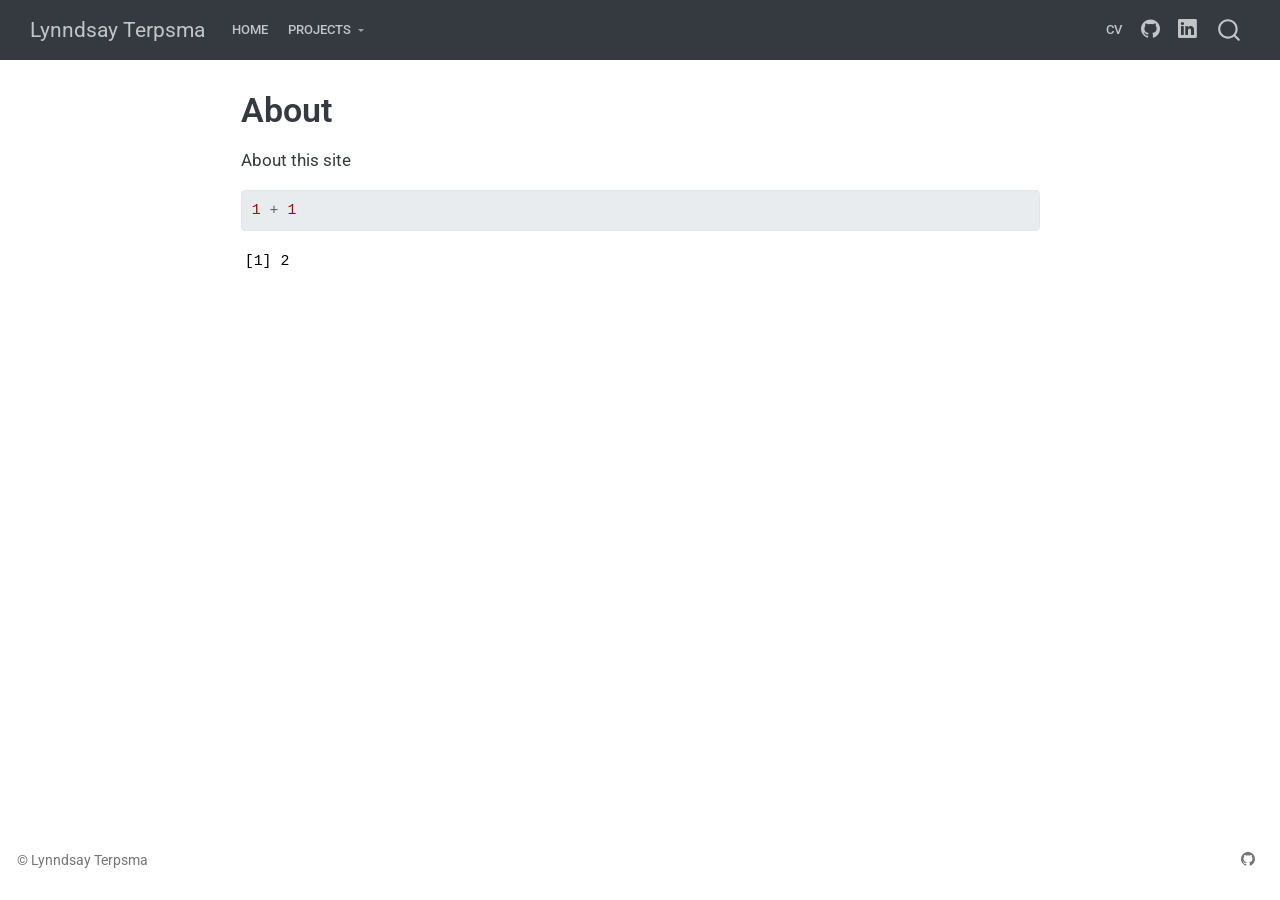
<file: about.html>
<!DOCTYPE html>
<html xmlns="http://www.w3.org/1999/xhtml" lang="en" xml:lang="en"><head>

<meta charset="utf-8">
<meta name="generator" content="quarto-1.9.37">

<meta name="viewport" content="width=device-width, initial-scale=1.0, user-scalable=yes">

<meta name="author" content="Lynndsay Terpsma">
<meta name="description" content="Academic website for Lynndsay Terpsma">

<title>About – Lynndsay Terpsma</title>
<style>
/* Default styles provided by pandoc.
** See https://pandoc.org/MANUAL.html#variables-for-html for config info.
*/
code{white-space: pre-wrap;}
span.smallcaps{font-variant: small-caps;}
div.columns{display: flex; gap: min(4vw, 1.5em);}
div.column{flex: auto; overflow-x: auto;}
div.hanging-indent{margin-left: 1.5em; text-indent: -1.5em;}
ul.task-list{list-style: none;}
ul.task-list li input[type="checkbox"] {
  width: 0.8em;
  margin: 0 0.8em 0.2em -1em; /* quarto-specific, see https://github.com/quarto-dev/quarto-cli/issues/4556 */ 
  vertical-align: middle;
}
/* CSS for syntax highlighting */
html { -webkit-text-size-adjust: 100%; }
pre > code.sourceCode { white-space: pre; position: relative; }
pre > code.sourceCode > span { display: inline-block; line-height: 1.25; }
pre > code.sourceCode > span:empty { height: 1.2em; }
.sourceCode { overflow: visible; }
code.sourceCode > span { color: inherit; text-decoration: inherit; }
div.sourceCode { margin: 1em 0; }
pre.sourceCode { margin: 0; }
@media screen {
div.sourceCode { overflow: auto; }
}
@media print {
pre > code.sourceCode { white-space: pre-wrap; }
pre > code.sourceCode > span { text-indent: -5em; padding-left: 5em; }
}
pre.numberSource code
  { counter-reset: source-line 0; }
pre.numberSource code > span
  { position: relative; left: -4em; counter-increment: source-line; }
pre.numberSource code > span > a:first-child::before
  { content: counter(source-line);
    position: relative; left: -1em; text-align: right; vertical-align: baseline;
    border: none; display: inline-block;
    -webkit-touch-callout: none; -webkit-user-select: none;
    -khtml-user-select: none; -moz-user-select: none;
    -ms-user-select: none; user-select: none;
    padding: 0 4px; width: 4em;
  }
pre.numberSource { margin-left: 3em;  padding-left: 4px; }
div.sourceCode
  {   }
@media screen {
pre > code.sourceCode > span > a:first-child::before { text-decoration: underline; }
}
</style>


<script src="site_libs/quarto-nav/quarto-nav.js"></script>
<script src="site_libs/quarto-nav/headroom.min.js"></script>
<script src="site_libs/clipboard/clipboard.min.js"></script>
<script src="site_libs/quarto-search/autocomplete.umd.js"></script>
<script src="site_libs/quarto-search/fuse.min.js"></script>
<script src="site_libs/quarto-search/quarto-search.js"></script>
<meta name="quarto:offset" content="./">
<script src="site_libs/quarto-html/quarto.js" type="module"></script>
<script src="site_libs/quarto-html/tabsets/tabsets.js" type="module"></script>
<script src="site_libs/quarto-html/popper.min.js"></script>
<script src="site_libs/quarto-html/tippy.umd.min.js"></script>
<script src="site_libs/quarto-html/anchor.min.js"></script>
<link href="site_libs/quarto-html/tippy.css" rel="stylesheet">
<link href="site_libs/quarto-html/quarto-syntax-highlighting-7f8f88aac4f3542376d5c11b86a4c14d.css" rel="stylesheet" id="quarto-text-highlighting-styles">
<script src="site_libs/bootstrap/bootstrap.min.js"></script>
<link href="site_libs/bootstrap/bootstrap-icons.css" rel="stylesheet">
<link href="site_libs/bootstrap/bootstrap-e19770ef48bbfd2d8085e9527e77bb65.min.css" rel="stylesheet" append-hash="true" id="quarto-bootstrap" data-mode="light">
<script id="quarto-search-options" type="application/json">{
  "location": "navbar",
  "copy-button": false,
  "collapse-after": 3,
  "panel-placement": "end",
  "type": "overlay",
  "limit": 50,
  "keyboard-shortcut": [
    "f",
    "/",
    "s"
  ],
  "show-item-context": false,
  "language": {
    "search-no-results-text": "No results",
    "search-matching-documents-text": "matching documents",
    "search-copy-link-title": "Copy link to search",
    "search-hide-matches-text": "Hide additional matches",
    "search-more-match-text": "more match in this document",
    "search-more-matches-text": "more matches in this document",
    "search-clear-button-title": "Clear",
    "search-text-placeholder": "",
    "search-detached-cancel-button-title": "Cancel",
    "search-submit-button-title": "Submit",
    "search-label": "Search"
  }
}</script>


<link rel="stylesheet" href="styles.css">
</head>

<body class="nav-fixed fullcontent quarto-light">

<div id="quarto-search-results"></div>
  <header id="quarto-header" class="headroom fixed-top">
    <nav class="navbar navbar-expand-lg " data-bs-theme="dark">
      <div class="navbar-container container-fluid">
      <div class="navbar-brand-container mx-auto">
    <a class="navbar-brand" href="./index.html">
    <span class="navbar-title">Lynndsay Terpsma</span>
    </a>
  </div>
            <div id="quarto-search" class="" title="Search"></div>
          <button class="navbar-toggler" type="button" data-bs-toggle="collapse" data-bs-target="#navbarCollapse" aria-controls="navbarCollapse" role="menu" aria-expanded="false" aria-label="Toggle navigation" onclick="if (window.quartoToggleHeadroom) { window.quartoToggleHeadroom(); }">
  <span class="navbar-toggler-icon"></span>
</button>
          <div class="collapse navbar-collapse" id="navbarCollapse">
            <ul class="navbar-nav navbar-nav-scroll me-auto">
  <li class="nav-item">
    <a class="nav-link" href="./index.html"> 
<span class="menu-text">Home</span></a>
  </li>  
  <li class="nav-item dropdown ">
    <a class="nav-link dropdown-toggle" href="#" id="nav-menu-projects" role="link" data-bs-toggle="dropdown" aria-expanded="false">
 <span class="menu-text">Projects</span>
    </a>
    <ul class="dropdown-menu" aria-labelledby="nav-menu-projects">    
        <li>
    <a class="dropdown-item" href="https://lynndsayt.ca/fiddling-with-data">
 <span class="dropdown-text">Fiddling with Data</span></a>
  </li>  
    </ul>
  </li>
</ul>
            <ul class="navbar-nav navbar-nav-scroll ms-auto">
  <li class="nav-item">
    <a class="nav-link" href="./files/CV.pdf"> 
<span class="menu-text">CV</span></a>
  </li>  
  <li class="nav-item compact">
    <a class="nav-link" href="https://github.com/lynndsayt" target="_blank"> <i class="bi bi-github" role="img">
</i> 
<span class="menu-text"></span></a>
  </li>  
  <li class="nav-item compact">
    <a class="nav-link" href="https://www.linkedin.com/in/lynndsay-terpsma/" target="_blank"> <i class="bi bi-linkedin" role="img">
</i> 
<span class="menu-text"></span></a>
  </li>  
</ul>
          </div> <!-- /navcollapse -->
            <div class="quarto-navbar-tools">
</div>
      </div> <!-- /container-fluid -->
    </nav>
</header>
<!-- content -->
<div id="quarto-content" class="quarto-container page-columns page-rows-contents page-layout-article page-navbar">
<!-- sidebar -->
<!-- margin-sidebar -->
    
<!-- main -->
<main class="content" id="quarto-document-content">

<header id="title-block-header" class="quarto-title-block default">
<div class="quarto-title">
<h1 class="title">About</h1>
</div>



<div class="quarto-title-meta">

    
  
    
  </div>
  


</header>


<p>About this site</p>
<div class="cell">
<div class="code-copy-outer-scaffold"><div class="sourceCode cell-code" id="cb1"><pre class="sourceCode r code-with-copy"><code class="sourceCode r"><span id="cb1-1"><a href="#cb1-1" aria-hidden="true" tabindex="-1"></a><span class="dv">1</span> <span class="sc">+</span> <span class="dv">1</span></span></code></pre></div><button title="Copy to Clipboard" class="code-copy-button"><i class="bi"></i></button></div>
<div class="cell-output cell-output-stdout">
<pre><code>[1] 2</code></pre>
</div>
</div>



</main> <!-- /main -->
<script id="quarto-html-after-body" type="application/javascript">
  window.document.addEventListener("DOMContentLoaded", function (event) {
    const icon = "";
    const anchorJS = new window.AnchorJS();
    anchorJS.options = {
      placement: 'right',
      icon: icon
    };
    anchorJS.add('.anchored');
    const isCodeAnnotation = (el) => {
      for (const clz of el.classList) {
        if (clz.startsWith('code-annotation-')) {                     
          return true;
        }
      }
      return false;
    }
    const onCopySuccess = function(e) {
      // button target
      const button = e.trigger;
      // don't keep focus
      button.blur();
      // flash "checked"
      button.classList.add('code-copy-button-checked');
      var currentTitle = button.getAttribute("title");
      button.setAttribute("title", "Copied!");
      let tooltip;
      if (window.bootstrap) {
        button.setAttribute("data-bs-toggle", "tooltip");
        button.setAttribute("data-bs-placement", "left");
        button.setAttribute("data-bs-title", "Copied!");
        tooltip = new bootstrap.Tooltip(button, 
          { trigger: "manual", 
            customClass: "code-copy-button-tooltip",
            offset: [0, -8]});
        tooltip.show();    
      }
      setTimeout(function() {
        if (tooltip) {
          tooltip.hide();
          button.removeAttribute("data-bs-title");
          button.removeAttribute("data-bs-toggle");
          button.removeAttribute("data-bs-placement");
        }
        button.setAttribute("title", currentTitle);
        button.classList.remove('code-copy-button-checked');
      }, 1000);
      // clear code selection
      e.clearSelection();
    }
    const getTextToCopy = function(trigger) {
      const outerScaffold = trigger.parentElement.cloneNode(true);
      const codeEl = outerScaffold.querySelector('code');
      for (const childEl of codeEl.children) {
        if (isCodeAnnotation(childEl)) {
          childEl.remove();
        }
      }
      return codeEl.innerText;
    }
    const clipboard = new window.ClipboardJS('.code-copy-button:not([data-in-quarto-modal])', {
      text: getTextToCopy
    });
    clipboard.on('success', onCopySuccess);
    if (window.document.getElementById('quarto-embedded-source-code-modal')) {
      const clipboardModal = new window.ClipboardJS('.code-copy-button[data-in-quarto-modal]', {
        text: getTextToCopy,
        container: window.document.getElementById('quarto-embedded-source-code-modal')
      });
      clipboardModal.on('success', onCopySuccess);
    }
      var localhostRegex = new RegExp(/^(?:http|https):\/\/localhost\:?[0-9]*\//);
      var mailtoRegex = new RegExp(/^mailto:/);
        var filterRegex = new RegExp("https:\/\/lynndsayt\.ca");
      var isInternal = (href) => {
          return filterRegex.test(href) || localhostRegex.test(href) || mailtoRegex.test(href);
      }
      // Inspect non-navigation links and adorn them if external
     var links = window.document.querySelectorAll('a[href]:not(.nav-link):not(.navbar-brand):not(.toc-action):not(.sidebar-link):not(.sidebar-item-toggle):not(.pagination-link):not(.no-external):not([aria-hidden]):not(.dropdown-item):not(.quarto-navigation-tool):not(.about-link)');
      for (var i=0; i<links.length; i++) {
        const link = links[i];
        if (!isInternal(link.href)) {
          // undo the damage that might have been done by quarto-nav.js in the case of
          // links that we want to consider external
          if (link.dataset.originalHref !== undefined) {
            link.href = link.dataset.originalHref;
          }
            // target, if specified
            link.setAttribute("target", "_blank");
            if (link.getAttribute("rel") === null) {
              link.setAttribute("rel", "noopener");
            }
        }
      }
    function tippyHover(el, contentFn, onTriggerFn, onUntriggerFn) {
      const config = {
        allowHTML: true,
        maxWidth: 500,
        delay: 100,
        arrow: false,
        appendTo: function(el) {
            return el.parentElement;
        },
        interactive: true,
        interactiveBorder: 10,
        theme: 'quarto',
        placement: 'bottom-start',
      };
      if (contentFn) {
        config.content = contentFn;
      }
      if (onTriggerFn) {
        config.onTrigger = onTriggerFn;
      }
      if (onUntriggerFn) {
        config.onUntrigger = onUntriggerFn;
      }
      window.tippy(el, config); 
    }
    const noterefs = window.document.querySelectorAll('a[role="doc-noteref"]');
    for (var i=0; i<noterefs.length; i++) {
      const ref = noterefs[i];
      tippyHover(ref, function() {
        // use id or data attribute instead here
        let href = ref.getAttribute('data-footnote-href') || ref.getAttribute('href');
        try { href = new URL(href).hash; } catch {}
        const id = href.replace(/^#\/?/, "");
        const note = window.document.getElementById(id);
        if (note) {
          return note.innerHTML;
        } else {
          return "";
        }
      });
    }
    const xrefs = window.document.querySelectorAll('a.quarto-xref');
    const processXRef = (id, note) => {
      // Strip column container classes
      const stripColumnClz = (el) => {
        el.classList.remove("page-full", "page-columns");
        if (el.children) {
          for (const child of el.children) {
            stripColumnClz(child);
          }
        }
      }
      stripColumnClz(note)
      if (id === null || id.startsWith('sec-')) {
        // Special case sections, only their first couple elements
        const container = document.createElement("div");
        if (note.children && note.children.length > 2) {
          container.appendChild(note.children[0].cloneNode(true));
          for (let i = 1; i < note.children.length; i++) {
            const child = note.children[i];
            if (child.tagName === "P" && child.innerText === "") {
              continue;
            } else {
              container.appendChild(child.cloneNode(true));
              break;
            }
          }
          if (window.Quarto?.typesetMath) {
            window.Quarto.typesetMath(container);
          }
          return container.innerHTML
        } else {
          if (window.Quarto?.typesetMath) {
            window.Quarto.typesetMath(note);
          }
          return note.innerHTML;
        }
      } else {
        // Remove any anchor links if they are present
        const anchorLink = note.querySelector('a.anchorjs-link');
        if (anchorLink) {
          anchorLink.remove();
        }
        if (window.Quarto?.typesetMath) {
          window.Quarto.typesetMath(note);
        }
        if (note.classList.contains("callout")) {
          return note.outerHTML;
        } else {
          return note.innerHTML;
        }
      }
    }
    for (var i=0; i<xrefs.length; i++) {
      const xref = xrefs[i];
      tippyHover(xref, undefined, function(instance) {
        instance.disable();
        let url = xref.getAttribute('href');
        let hash = undefined; 
        if (url.startsWith('#')) {
          hash = url;
        } else {
          try { hash = new URL(url).hash; } catch {}
        }
        if (hash) {
          const id = hash.replace(/^#\/?/, "");
          const note = window.document.getElementById(id);
          if (note !== null) {
            try {
              const html = processXRef(id, note.cloneNode(true));
              instance.setContent(html);
            } finally {
              instance.enable();
              instance.show();
            }
          } else {
            // See if we can fetch this
            fetch(url.split('#')[0])
            .then(res => res.text())
            .then(html => {
              const parser = new DOMParser();
              const htmlDoc = parser.parseFromString(html, "text/html");
              const note = htmlDoc.getElementById(id);
              if (note !== null) {
                const html = processXRef(id, note);
                instance.setContent(html);
              } 
            }).finally(() => {
              instance.enable();
              instance.show();
            });
          }
        } else {
          // See if we can fetch a full url (with no hash to target)
          // This is a special case and we should probably do some content thinning / targeting
          fetch(url)
          .then(res => res.text())
          .then(html => {
            const parser = new DOMParser();
            const htmlDoc = parser.parseFromString(html, "text/html");
            const note = htmlDoc.querySelector('main.content');
            if (note !== null) {
              // This should only happen for chapter cross references
              // (since there is no id in the URL)
              // remove the first header
              if (note.children.length > 0 && note.children[0].tagName === "HEADER") {
                note.children[0].remove();
              }
              const html = processXRef(null, note);
              instance.setContent(html);
            } 
          }).finally(() => {
            instance.enable();
            instance.show();
          });
        }
      }, function(instance) {
      });
    }
        let selectedAnnoteEl;
        const selectorForAnnotation = ( cell, annotation) => {
          let cellAttr = 'data-code-cell="' + cell + '"';
          let lineAttr = 'data-code-annotation="' +  annotation + '"';
          const selector = 'span[' + cellAttr + '][' + lineAttr + ']';
          return selector;
        }
        const selectCodeLines = (annoteEl) => {
          const doc = window.document;
          const targetCell = annoteEl.getAttribute("data-target-cell");
          const targetAnnotation = annoteEl.getAttribute("data-target-annotation");
          const annoteSpan = window.document.querySelector(selectorForAnnotation(targetCell, targetAnnotation));
          const lines = annoteSpan.getAttribute("data-code-lines").split(",");
          const lineIds = lines.map((line) => {
            return targetCell + "-" + line;
          })
          let top = null;
          let height = null;
          let parent = null;
          if (lineIds.length > 0) {
              //compute the position of the single el (top and bottom and make a div)
              const el = window.document.getElementById(lineIds[0]);
              top = el.offsetTop;
              height = el.offsetHeight;
              parent = el.parentElement.parentElement;
            if (lineIds.length > 1) {
              const lastEl = window.document.getElementById(lineIds[lineIds.length - 1]);
              const bottom = lastEl.offsetTop + lastEl.offsetHeight;
              height = bottom - top;
            }
            if (top !== null && height !== null && parent !== null) {
              // cook up a div (if necessary) and position it 
              let div = window.document.getElementById("code-annotation-line-highlight");
              if (div === null) {
                div = window.document.createElement("div");
                div.setAttribute("id", "code-annotation-line-highlight");
                div.style.position = 'absolute';
                parent.appendChild(div);
              }
              div.style.top = top - 2 + "px";
              div.style.height = height + 4 + "px";
              div.style.left = 0;
              let gutterDiv = window.document.getElementById("code-annotation-line-highlight-gutter");
              if (gutterDiv === null) {
                gutterDiv = window.document.createElement("div");
                gutterDiv.setAttribute("id", "code-annotation-line-highlight-gutter");
                gutterDiv.style.position = 'absolute';
                const codeCell = window.document.getElementById(targetCell);
                const gutter = codeCell.querySelector('.code-annotation-gutter');
                gutter.appendChild(gutterDiv);
              }
              gutterDiv.style.top = top - 2 + "px";
              gutterDiv.style.height = height + 4 + "px";
            }
            selectedAnnoteEl = annoteEl;
          }
        };
        const unselectCodeLines = () => {
          const elementsIds = ["code-annotation-line-highlight", "code-annotation-line-highlight-gutter"];
          elementsIds.forEach((elId) => {
            const div = window.document.getElementById(elId);
            if (div) {
              div.remove();
            }
          });
          selectedAnnoteEl = undefined;
        };
          // Handle positioning of the toggle
      window.addEventListener(
        "resize",
        throttle(() => {
          elRect = undefined;
          if (selectedAnnoteEl) {
            selectCodeLines(selectedAnnoteEl);
          }
        }, 10)
      );
      function throttle(fn, ms) {
      let throttle = false;
      let timer;
        return (...args) => {
          if(!throttle) { // first call gets through
              fn.apply(this, args);
              throttle = true;
          } else { // all the others get throttled
              if(timer) clearTimeout(timer); // cancel #2
              timer = setTimeout(() => {
                fn.apply(this, args);
                timer = throttle = false;
              }, ms);
          }
        };
      }
        // Attach click handler to the DT
        const annoteDls = window.document.querySelectorAll('dt[data-target-cell]');
        for (const annoteDlNode of annoteDls) {
          annoteDlNode.addEventListener('click', (event) => {
            const clickedEl = event.target;
            if (clickedEl !== selectedAnnoteEl) {
              unselectCodeLines();
              const activeEl = window.document.querySelector('dt[data-target-cell].code-annotation-active');
              if (activeEl) {
                activeEl.classList.remove('code-annotation-active');
              }
              selectCodeLines(clickedEl);
              clickedEl.classList.add('code-annotation-active');
            } else {
              // Unselect the line
              unselectCodeLines();
              clickedEl.classList.remove('code-annotation-active');
            }
          });
        }
    const findCites = (el) => {
      const parentEl = el.parentElement;
      if (parentEl) {
        const cites = parentEl.dataset.cites;
        if (cites) {
          return {
            el,
            cites: cites.split(' ')
          };
        } else {
          return findCites(el.parentElement)
        }
      } else {
        return undefined;
      }
    };
    var bibliorefs = window.document.querySelectorAll('a[role="doc-biblioref"]');
    for (var i=0; i<bibliorefs.length; i++) {
      const ref = bibliorefs[i];
      const citeInfo = findCites(ref);
      if (citeInfo) {
        tippyHover(citeInfo.el, function() {
          var popup = window.document.createElement('div');
          citeInfo.cites.forEach(function(cite) {
            var citeDiv = window.document.createElement('div');
            citeDiv.classList.add('hanging-indent');
            citeDiv.classList.add('csl-entry');
            var biblioDiv = window.document.getElementById('ref-' + cite);
            if (biblioDiv) {
              citeDiv.innerHTML = biblioDiv.innerHTML;
            }
            popup.appendChild(citeDiv);
          });
          return popup.innerHTML;
        });
      }
    }
  });
  </script>
</div> <!-- /content -->
<footer class="footer">
  <div class="nav-footer">
    <div class="nav-footer-left">
<p>© Lynndsay Terpsma</p>
</div>   
    <div class="nav-footer-center">
      &nbsp;
    </div>
    <div class="nav-footer-right">
      <ul class="footer-items list-unstyled">
    <li class="nav-item compact">
    <a class="nav-link" href="https://github.com/lynndsayt/lynndsayt.github.io">
      <i class="bi bi-github" role="img">
</i> 
    </a>
  </li>  
</ul>
    </div>
  </div>
</footer>




</body></html>
</file>
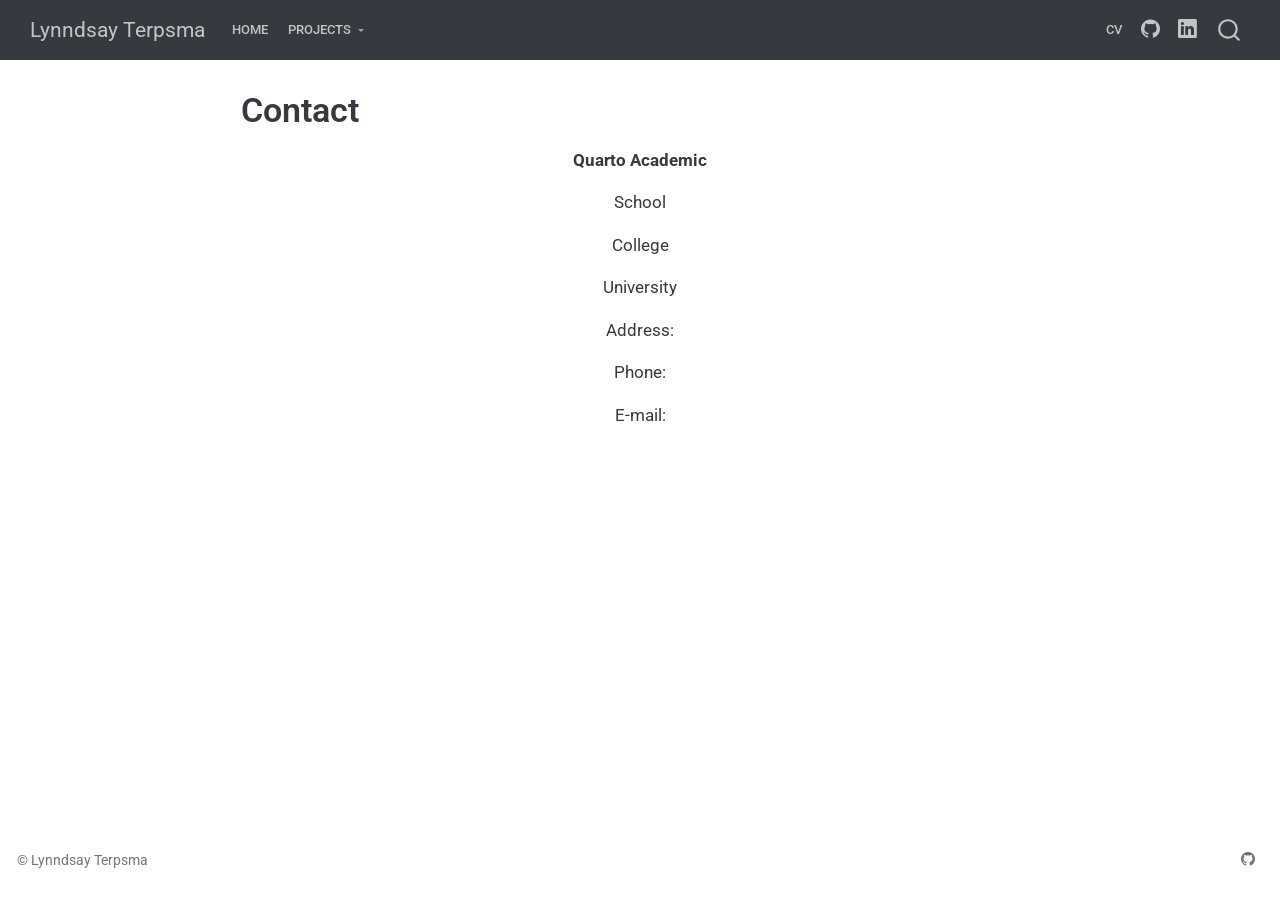
<file: contact.html>
<!DOCTYPE html>
<html xmlns="http://www.w3.org/1999/xhtml" lang="en" xml:lang="en"><head>

<meta charset="utf-8">
<meta name="generator" content="quarto-1.9.37">

<meta name="viewport" content="width=device-width, initial-scale=1.0, user-scalable=yes">

<meta name="author" content="Lynndsay Terpsma">
<meta name="description" content="Reach out to me with questions and comments">

<title>Contact – Lynndsay Terpsma</title>
<style>
/* Default styles provided by pandoc.
** See https://pandoc.org/MANUAL.html#variables-for-html for config info.
*/
code{white-space: pre-wrap;}
span.smallcaps{font-variant: small-caps;}
div.columns{display: flex; gap: min(4vw, 1.5em);}
div.column{flex: auto; overflow-x: auto;}
div.hanging-indent{margin-left: 1.5em; text-indent: -1.5em;}
ul.task-list{list-style: none;}
ul.task-list li input[type="checkbox"] {
  width: 0.8em;
  margin: 0 0.8em 0.2em -1em; /* quarto-specific, see https://github.com/quarto-dev/quarto-cli/issues/4556 */ 
  vertical-align: middle;
}
</style>


<script src="site_libs/quarto-nav/quarto-nav.js"></script>
<script src="site_libs/quarto-nav/headroom.min.js"></script>
<script src="site_libs/clipboard/clipboard.min.js"></script>
<script src="site_libs/quarto-search/autocomplete.umd.js"></script>
<script src="site_libs/quarto-search/fuse.min.js"></script>
<script src="site_libs/quarto-search/quarto-search.js"></script>
<meta name="quarto:offset" content="./">
<script src="site_libs/quarto-html/quarto.js" type="module"></script>
<script src="site_libs/quarto-html/tabsets/tabsets.js" type="module"></script>
<script src="site_libs/quarto-html/popper.min.js"></script>
<script src="site_libs/quarto-html/tippy.umd.min.js"></script>
<script src="site_libs/quarto-html/anchor.min.js"></script>
<link href="site_libs/quarto-html/tippy.css" rel="stylesheet">
<link href="site_libs/quarto-html/quarto-syntax-highlighting-7f8f88aac4f3542376d5c11b86a4c14d.css" rel="stylesheet" id="quarto-text-highlighting-styles">
<script src="site_libs/bootstrap/bootstrap.min.js"></script>
<link href="site_libs/bootstrap/bootstrap-icons.css" rel="stylesheet">
<link href="site_libs/bootstrap/bootstrap-e19770ef48bbfd2d8085e9527e77bb65.min.css" rel="stylesheet" append-hash="true" id="quarto-bootstrap" data-mode="light">
<script id="quarto-search-options" type="application/json">{
  "location": "navbar",
  "copy-button": false,
  "collapse-after": 3,
  "panel-placement": "end",
  "type": "overlay",
  "limit": 50,
  "keyboard-shortcut": [
    "f",
    "/",
    "s"
  ],
  "show-item-context": false,
  "language": {
    "search-no-results-text": "No results",
    "search-matching-documents-text": "matching documents",
    "search-copy-link-title": "Copy link to search",
    "search-hide-matches-text": "Hide additional matches",
    "search-more-match-text": "more match in this document",
    "search-more-matches-text": "more matches in this document",
    "search-clear-button-title": "Clear",
    "search-text-placeholder": "",
    "search-detached-cancel-button-title": "Cancel",
    "search-submit-button-title": "Submit",
    "search-label": "Search"
  }
}</script>


<link rel="stylesheet" href="styles.css">
</head>

<body class="nav-fixed fullcontent quarto-light">

<div id="quarto-search-results"></div>
  <header id="quarto-header" class="headroom fixed-top">
    <nav class="navbar navbar-expand-lg " data-bs-theme="dark">
      <div class="navbar-container container-fluid">
      <div class="navbar-brand-container mx-auto">
    <a class="navbar-brand" href="./index.html">
    <span class="navbar-title">Lynndsay Terpsma</span>
    </a>
  </div>
            <div id="quarto-search" class="" title="Search"></div>
          <button class="navbar-toggler" type="button" data-bs-toggle="collapse" data-bs-target="#navbarCollapse" aria-controls="navbarCollapse" role="menu" aria-expanded="false" aria-label="Toggle navigation" onclick="if (window.quartoToggleHeadroom) { window.quartoToggleHeadroom(); }">
  <span class="navbar-toggler-icon"></span>
</button>
          <div class="collapse navbar-collapse" id="navbarCollapse">
            <ul class="navbar-nav navbar-nav-scroll me-auto">
  <li class="nav-item">
    <a class="nav-link" href="./index.html"> 
<span class="menu-text">Home</span></a>
  </li>  
  <li class="nav-item dropdown ">
    <a class="nav-link dropdown-toggle" href="#" id="nav-menu-projects" role="link" data-bs-toggle="dropdown" aria-expanded="false">
 <span class="menu-text">Projects</span>
    </a>
    <ul class="dropdown-menu" aria-labelledby="nav-menu-projects">    
        <li>
    <a class="dropdown-item" href="https://lynndsayt.ca/fiddling-with-data">
 <span class="dropdown-text">Fiddling with Data</span></a>
  </li>  
    </ul>
  </li>
</ul>
            <ul class="navbar-nav navbar-nav-scroll ms-auto">
  <li class="nav-item">
    <a class="nav-link" href="./files/CV.pdf"> 
<span class="menu-text">CV</span></a>
  </li>  
  <li class="nav-item compact">
    <a class="nav-link" href="https://github.com/lynndsayt" target="_blank"> <i class="bi bi-github" role="img">
</i> 
<span class="menu-text"></span></a>
  </li>  
  <li class="nav-item compact">
    <a class="nav-link" href="https://www.linkedin.com/in/lynndsay-terpsma/" target="_blank"> <i class="bi bi-linkedin" role="img">
</i> 
<span class="menu-text"></span></a>
  </li>  
</ul>
          </div> <!-- /navcollapse -->
            <div class="quarto-navbar-tools">
</div>
      </div> <!-- /container-fluid -->
    </nav>
</header>
<!-- content -->
<div id="quarto-content" class="quarto-container page-columns page-rows-contents page-layout-article page-navbar">
<!-- sidebar -->
<!-- margin-sidebar -->
    
<!-- main -->
<main class="content" id="quarto-document-content">

<header id="title-block-header" class="quarto-title-block default">
<div class="quarto-title">
<h1 class="title">Contact</h1>
</div>



<div class="quarto-title-meta">

    
  
    
  </div>
  


</header>


<center>
<p><strong>Quarto Academic</strong></p>
<p>School</p>
<p>College</p>
<p>University</p>
<p>Address:</p>
<p>Phone:</p>
<p>E-mail:</p>
</center>



</main> <!-- /main -->
<script id="quarto-html-after-body" type="application/javascript">
  window.document.addEventListener("DOMContentLoaded", function (event) {
    const icon = "";
    const anchorJS = new window.AnchorJS();
    anchorJS.options = {
      placement: 'right',
      icon: icon
    };
    anchorJS.add('.anchored');
    const isCodeAnnotation = (el) => {
      for (const clz of el.classList) {
        if (clz.startsWith('code-annotation-')) {                     
          return true;
        }
      }
      return false;
    }
    const onCopySuccess = function(e) {
      // button target
      const button = e.trigger;
      // don't keep focus
      button.blur();
      // flash "checked"
      button.classList.add('code-copy-button-checked');
      var currentTitle = button.getAttribute("title");
      button.setAttribute("title", "Copied!");
      let tooltip;
      if (window.bootstrap) {
        button.setAttribute("data-bs-toggle", "tooltip");
        button.setAttribute("data-bs-placement", "left");
        button.setAttribute("data-bs-title", "Copied!");
        tooltip = new bootstrap.Tooltip(button, 
          { trigger: "manual", 
            customClass: "code-copy-button-tooltip",
            offset: [0, -8]});
        tooltip.show();    
      }
      setTimeout(function() {
        if (tooltip) {
          tooltip.hide();
          button.removeAttribute("data-bs-title");
          button.removeAttribute("data-bs-toggle");
          button.removeAttribute("data-bs-placement");
        }
        button.setAttribute("title", currentTitle);
        button.classList.remove('code-copy-button-checked');
      }, 1000);
      // clear code selection
      e.clearSelection();
    }
    const getTextToCopy = function(trigger) {
      const outerScaffold = trigger.parentElement.cloneNode(true);
      const codeEl = outerScaffold.querySelector('code');
      for (const childEl of codeEl.children) {
        if (isCodeAnnotation(childEl)) {
          childEl.remove();
        }
      }
      return codeEl.innerText;
    }
    const clipboard = new window.ClipboardJS('.code-copy-button:not([data-in-quarto-modal])', {
      text: getTextToCopy
    });
    clipboard.on('success', onCopySuccess);
    if (window.document.getElementById('quarto-embedded-source-code-modal')) {
      const clipboardModal = new window.ClipboardJS('.code-copy-button[data-in-quarto-modal]', {
        text: getTextToCopy,
        container: window.document.getElementById('quarto-embedded-source-code-modal')
      });
      clipboardModal.on('success', onCopySuccess);
    }
      var localhostRegex = new RegExp(/^(?:http|https):\/\/localhost\:?[0-9]*\//);
      var mailtoRegex = new RegExp(/^mailto:/);
        var filterRegex = new RegExp("https:\/\/lynndsayt\.ca");
      var isInternal = (href) => {
          return filterRegex.test(href) || localhostRegex.test(href) || mailtoRegex.test(href);
      }
      // Inspect non-navigation links and adorn them if external
     var links = window.document.querySelectorAll('a[href]:not(.nav-link):not(.navbar-brand):not(.toc-action):not(.sidebar-link):not(.sidebar-item-toggle):not(.pagination-link):not(.no-external):not([aria-hidden]):not(.dropdown-item):not(.quarto-navigation-tool):not(.about-link)');
      for (var i=0; i<links.length; i++) {
        const link = links[i];
        if (!isInternal(link.href)) {
          // undo the damage that might have been done by quarto-nav.js in the case of
          // links that we want to consider external
          if (link.dataset.originalHref !== undefined) {
            link.href = link.dataset.originalHref;
          }
            // target, if specified
            link.setAttribute("target", "_blank");
            if (link.getAttribute("rel") === null) {
              link.setAttribute("rel", "noopener");
            }
        }
      }
    function tippyHover(el, contentFn, onTriggerFn, onUntriggerFn) {
      const config = {
        allowHTML: true,
        maxWidth: 500,
        delay: 100,
        arrow: false,
        appendTo: function(el) {
            return el.parentElement;
        },
        interactive: true,
        interactiveBorder: 10,
        theme: 'quarto',
        placement: 'bottom-start',
      };
      if (contentFn) {
        config.content = contentFn;
      }
      if (onTriggerFn) {
        config.onTrigger = onTriggerFn;
      }
      if (onUntriggerFn) {
        config.onUntrigger = onUntriggerFn;
      }
      window.tippy(el, config); 
    }
    const noterefs = window.document.querySelectorAll('a[role="doc-noteref"]');
    for (var i=0; i<noterefs.length; i++) {
      const ref = noterefs[i];
      tippyHover(ref, function() {
        // use id or data attribute instead here
        let href = ref.getAttribute('data-footnote-href') || ref.getAttribute('href');
        try { href = new URL(href).hash; } catch {}
        const id = href.replace(/^#\/?/, "");
        const note = window.document.getElementById(id);
        if (note) {
          return note.innerHTML;
        } else {
          return "";
        }
      });
    }
    const xrefs = window.document.querySelectorAll('a.quarto-xref');
    const processXRef = (id, note) => {
      // Strip column container classes
      const stripColumnClz = (el) => {
        el.classList.remove("page-full", "page-columns");
        if (el.children) {
          for (const child of el.children) {
            stripColumnClz(child);
          }
        }
      }
      stripColumnClz(note)
      if (id === null || id.startsWith('sec-')) {
        // Special case sections, only their first couple elements
        const container = document.createElement("div");
        if (note.children && note.children.length > 2) {
          container.appendChild(note.children[0].cloneNode(true));
          for (let i = 1; i < note.children.length; i++) {
            const child = note.children[i];
            if (child.tagName === "P" && child.innerText === "") {
              continue;
            } else {
              container.appendChild(child.cloneNode(true));
              break;
            }
          }
          if (window.Quarto?.typesetMath) {
            window.Quarto.typesetMath(container);
          }
          return container.innerHTML
        } else {
          if (window.Quarto?.typesetMath) {
            window.Quarto.typesetMath(note);
          }
          return note.innerHTML;
        }
      } else {
        // Remove any anchor links if they are present
        const anchorLink = note.querySelector('a.anchorjs-link');
        if (anchorLink) {
          anchorLink.remove();
        }
        if (window.Quarto?.typesetMath) {
          window.Quarto.typesetMath(note);
        }
        if (note.classList.contains("callout")) {
          return note.outerHTML;
        } else {
          return note.innerHTML;
        }
      }
    }
    for (var i=0; i<xrefs.length; i++) {
      const xref = xrefs[i];
      tippyHover(xref, undefined, function(instance) {
        instance.disable();
        let url = xref.getAttribute('href');
        let hash = undefined; 
        if (url.startsWith('#')) {
          hash = url;
        } else {
          try { hash = new URL(url).hash; } catch {}
        }
        if (hash) {
          const id = hash.replace(/^#\/?/, "");
          const note = window.document.getElementById(id);
          if (note !== null) {
            try {
              const html = processXRef(id, note.cloneNode(true));
              instance.setContent(html);
            } finally {
              instance.enable();
              instance.show();
            }
          } else {
            // See if we can fetch this
            fetch(url.split('#')[0])
            .then(res => res.text())
            .then(html => {
              const parser = new DOMParser();
              const htmlDoc = parser.parseFromString(html, "text/html");
              const note = htmlDoc.getElementById(id);
              if (note !== null) {
                const html = processXRef(id, note);
                instance.setContent(html);
              } 
            }).finally(() => {
              instance.enable();
              instance.show();
            });
          }
        } else {
          // See if we can fetch a full url (with no hash to target)
          // This is a special case and we should probably do some content thinning / targeting
          fetch(url)
          .then(res => res.text())
          .then(html => {
            const parser = new DOMParser();
            const htmlDoc = parser.parseFromString(html, "text/html");
            const note = htmlDoc.querySelector('main.content');
            if (note !== null) {
              // This should only happen for chapter cross references
              // (since there is no id in the URL)
              // remove the first header
              if (note.children.length > 0 && note.children[0].tagName === "HEADER") {
                note.children[0].remove();
              }
              const html = processXRef(null, note);
              instance.setContent(html);
            } 
          }).finally(() => {
            instance.enable();
            instance.show();
          });
        }
      }, function(instance) {
      });
    }
        let selectedAnnoteEl;
        const selectorForAnnotation = ( cell, annotation) => {
          let cellAttr = 'data-code-cell="' + cell + '"';
          let lineAttr = 'data-code-annotation="' +  annotation + '"';
          const selector = 'span[' + cellAttr + '][' + lineAttr + ']';
          return selector;
        }
        const selectCodeLines = (annoteEl) => {
          const doc = window.document;
          const targetCell = annoteEl.getAttribute("data-target-cell");
          const targetAnnotation = annoteEl.getAttribute("data-target-annotation");
          const annoteSpan = window.document.querySelector(selectorForAnnotation(targetCell, targetAnnotation));
          const lines = annoteSpan.getAttribute("data-code-lines").split(",");
          const lineIds = lines.map((line) => {
            return targetCell + "-" + line;
          })
          let top = null;
          let height = null;
          let parent = null;
          if (lineIds.length > 0) {
              //compute the position of the single el (top and bottom and make a div)
              const el = window.document.getElementById(lineIds[0]);
              top = el.offsetTop;
              height = el.offsetHeight;
              parent = el.parentElement.parentElement;
            if (lineIds.length > 1) {
              const lastEl = window.document.getElementById(lineIds[lineIds.length - 1]);
              const bottom = lastEl.offsetTop + lastEl.offsetHeight;
              height = bottom - top;
            }
            if (top !== null && height !== null && parent !== null) {
              // cook up a div (if necessary) and position it 
              let div = window.document.getElementById("code-annotation-line-highlight");
              if (div === null) {
                div = window.document.createElement("div");
                div.setAttribute("id", "code-annotation-line-highlight");
                div.style.position = 'absolute';
                parent.appendChild(div);
              }
              div.style.top = top - 2 + "px";
              div.style.height = height + 4 + "px";
              div.style.left = 0;
              let gutterDiv = window.document.getElementById("code-annotation-line-highlight-gutter");
              if (gutterDiv === null) {
                gutterDiv = window.document.createElement("div");
                gutterDiv.setAttribute("id", "code-annotation-line-highlight-gutter");
                gutterDiv.style.position = 'absolute';
                const codeCell = window.document.getElementById(targetCell);
                const gutter = codeCell.querySelector('.code-annotation-gutter');
                gutter.appendChild(gutterDiv);
              }
              gutterDiv.style.top = top - 2 + "px";
              gutterDiv.style.height = height + 4 + "px";
            }
            selectedAnnoteEl = annoteEl;
          }
        };
        const unselectCodeLines = () => {
          const elementsIds = ["code-annotation-line-highlight", "code-annotation-line-highlight-gutter"];
          elementsIds.forEach((elId) => {
            const div = window.document.getElementById(elId);
            if (div) {
              div.remove();
            }
          });
          selectedAnnoteEl = undefined;
        };
          // Handle positioning of the toggle
      window.addEventListener(
        "resize",
        throttle(() => {
          elRect = undefined;
          if (selectedAnnoteEl) {
            selectCodeLines(selectedAnnoteEl);
          }
        }, 10)
      );
      function throttle(fn, ms) {
      let throttle = false;
      let timer;
        return (...args) => {
          if(!throttle) { // first call gets through
              fn.apply(this, args);
              throttle = true;
          } else { // all the others get throttled
              if(timer) clearTimeout(timer); // cancel #2
              timer = setTimeout(() => {
                fn.apply(this, args);
                timer = throttle = false;
              }, ms);
          }
        };
      }
        // Attach click handler to the DT
        const annoteDls = window.document.querySelectorAll('dt[data-target-cell]');
        for (const annoteDlNode of annoteDls) {
          annoteDlNode.addEventListener('click', (event) => {
            const clickedEl = event.target;
            if (clickedEl !== selectedAnnoteEl) {
              unselectCodeLines();
              const activeEl = window.document.querySelector('dt[data-target-cell].code-annotation-active');
              if (activeEl) {
                activeEl.classList.remove('code-annotation-active');
              }
              selectCodeLines(clickedEl);
              clickedEl.classList.add('code-annotation-active');
            } else {
              // Unselect the line
              unselectCodeLines();
              clickedEl.classList.remove('code-annotation-active');
            }
          });
        }
    const findCites = (el) => {
      const parentEl = el.parentElement;
      if (parentEl) {
        const cites = parentEl.dataset.cites;
        if (cites) {
          return {
            el,
            cites: cites.split(' ')
          };
        } else {
          return findCites(el.parentElement)
        }
      } else {
        return undefined;
      }
    };
    var bibliorefs = window.document.querySelectorAll('a[role="doc-biblioref"]');
    for (var i=0; i<bibliorefs.length; i++) {
      const ref = bibliorefs[i];
      const citeInfo = findCites(ref);
      if (citeInfo) {
        tippyHover(citeInfo.el, function() {
          var popup = window.document.createElement('div');
          citeInfo.cites.forEach(function(cite) {
            var citeDiv = window.document.createElement('div');
            citeDiv.classList.add('hanging-indent');
            citeDiv.classList.add('csl-entry');
            var biblioDiv = window.document.getElementById('ref-' + cite);
            if (biblioDiv) {
              citeDiv.innerHTML = biblioDiv.innerHTML;
            }
            popup.appendChild(citeDiv);
          });
          return popup.innerHTML;
        });
      }
    }
  });
  </script>
</div> <!-- /content -->
<footer class="footer">
  <div class="nav-footer">
    <div class="nav-footer-left">
<p>© Lynndsay Terpsma</p>
</div>   
    <div class="nav-footer-center">
      &nbsp;
    </div>
    <div class="nav-footer-right">
      <ul class="footer-items list-unstyled">
    <li class="nav-item compact">
    <a class="nav-link" href="https://github.com/lynndsayt/lynndsayt.github.io">
      <i class="bi bi-github" role="img">
</i> 
    </a>
  </li>  
</ul>
    </div>
  </div>
</footer>




</body></html>
</file>
<file: site_libs/quarto-html/tippy.css>
.tippy-box[data-animation=fade][data-state=hidden]{opacity:0}[data-tippy-root]{max-width:calc(100vw - 10px)}.tippy-box{position:relative;background-color:#333;color:#fff;border-radius:4px;font-size:14px;line-height:1.4;white-space:normal;outline:0;transition-property:transform,visibility,opacity}.tippy-box[data-placement^=top]>.tippy-arrow{bottom:0}.tippy-box[data-placement^=top]>.tippy-arrow:before{bottom:-7px;left:0;border-width:8px 8px 0;border-top-color:initial;transform-origin:center top}.tippy-box[data-placement^=bottom]>.tippy-arrow{top:0}.tippy-box[data-placement^=bottom]>.tippy-arrow:before{top:-7px;left:0;border-width:0 8px 8px;border-bottom-color:initial;transform-origin:center bottom}.tippy-box[data-placement^=left]>.tippy-arrow{right:0}.tippy-box[data-placement^=left]>.tippy-arrow:before{border-width:8px 0 8px 8px;border-left-color:initial;right:-7px;transform-origin:center left}.tippy-box[data-placement^=right]>.tippy-arrow{left:0}.tippy-box[data-placement^=right]>.tippy-arrow:before{left:-7px;border-width:8px 8px 8px 0;border-right-color:initial;transform-origin:center right}.tippy-box[data-inertia][data-state=visible]{transition-timing-function:cubic-bezier(.54,1.5,.38,1.11)}.tippy-arrow{width:16px;height:16px;color:#333}.tippy-arrow:before{content:"";position:absolute;border-color:transparent;border-style:solid}.tippy-content{position:relative;padding:5px 9px;z-index:1}
</file>
<file: site_libs/quarto-html/quarto-syntax-highlighting-7f8f88aac4f3542376d5c11b86a4c14d.css>
/* quarto syntax highlight colors */
:root {
  --quarto-hl-ot-color: #003B4F;
  --quarto-hl-at-color: #657422;
  --quarto-hl-ss-color: #20794D;
  --quarto-hl-an-color: #5E5E5E;
  --quarto-hl-fu-color: #4758AB;
  --quarto-hl-st-color: #20794D;
  --quarto-hl-cf-color: #003B4F;
  --quarto-hl-op-color: #5E5E5E;
  --quarto-hl-er-color: #AD0000;
  --quarto-hl-bn-color: #AD0000;
  --quarto-hl-al-color: #AD0000;
  --quarto-hl-va-color: #111111;
  --quarto-hl-bu-color: inherit;
  --quarto-hl-ex-color: inherit;
  --quarto-hl-pp-color: #AD0000;
  --quarto-hl-in-color: #5E5E5E;
  --quarto-hl-vs-color: #20794D;
  --quarto-hl-wa-color: #5E5E5E;
  --quarto-hl-do-color: #5E5E5E;
  --quarto-hl-im-color: #00769E;
  --quarto-hl-ch-color: #20794D;
  --quarto-hl-dt-color: #AD0000;
  --quarto-hl-fl-color: #AD0000;
  --quarto-hl-co-color: #5E5E5E;
  --quarto-hl-cv-color: #5E5E5E;
  --quarto-hl-cn-color: #8f5902;
  --quarto-hl-sc-color: #5E5E5E;
  --quarto-hl-dv-color: #AD0000;
  --quarto-hl-kw-color: #003B4F;
}

/* other quarto variables */
:root {
  --quarto-font-monospace: SFMono-Regular, Menlo, Monaco, Consolas, "Liberation Mono", "Courier New", monospace;
}

/* syntax highlight based on Pandoc's rules */
pre > code.sourceCode > span {
  color: #003B4F;
}

code.sourceCode > span {
  color: #003B4F;
}

div.sourceCode,
div.sourceCode pre.sourceCode {
  color: #003B4F;
}

/* Normal */
code span {
  color: #003B4F;
}

/* Alert */
code span.al {
  color: #AD0000;
  font-style: inherit;
}

/* Annotation */
code span.an {
  color: #5E5E5E;
  font-style: inherit;
}

/* Attribute */
code span.at {
  color: #657422;
  font-style: inherit;
}

/* BaseN */
code span.bn {
  color: #AD0000;
  font-style: inherit;
}

/* BuiltIn */
code span.bu {
  font-style: inherit;
}

/* ControlFlow */
code span.cf {
  color: #003B4F;
  font-weight: bold;
  font-style: inherit;
}

/* Char */
code span.ch {
  color: #20794D;
  font-style: inherit;
}

/* Constant */
code span.cn {
  color: #8f5902;
  font-style: inherit;
}

/* Comment */
code span.co {
  color: #5E5E5E;
  font-style: inherit;
}

/* CommentVar */
code span.cv {
  color: #5E5E5E;
  font-style: italic;
}

/* Documentation */
code span.do {
  color: #5E5E5E;
  font-style: italic;
}

/* DataType */
code span.dt {
  color: #AD0000;
  font-style: inherit;
}

/* DecVal */
code span.dv {
  color: #AD0000;
  font-style: inherit;
}

/* Error */
code span.er {
  color: #AD0000;
  font-style: inherit;
}

/* Extension */
code span.ex {
  font-style: inherit;
}

/* Float */
code span.fl {
  color: #AD0000;
  font-style: inherit;
}

/* Function */
code span.fu {
  color: #4758AB;
  font-style: inherit;
}

/* Import */
code span.im {
  color: #00769E;
  font-style: inherit;
}

/* Information */
code span.in {
  color: #5E5E5E;
  font-style: inherit;
}

/* Keyword */
code span.kw {
  color: #003B4F;
  font-weight: bold;
  font-style: inherit;
}

/* Operator */
code span.op {
  color: #5E5E5E;
  font-style: inherit;
}

/* Other */
code span.ot {
  color: #003B4F;
  font-style: inherit;
}

/* Preprocessor */
code span.pp {
  color: #AD0000;
  font-style: inherit;
}

/* SpecialChar */
code span.sc {
  color: #5E5E5E;
  font-style: inherit;
}

/* SpecialString */
code span.ss {
  color: #20794D;
  font-style: inherit;
}

/* String */
code span.st {
  color: #20794D;
  font-style: inherit;
}

/* Variable */
code span.va {
  color: #111111;
  font-style: inherit;
}

/* VerbatimString */
code span.vs {
  color: #20794D;
  font-style: inherit;
}

/* Warning */
code span.wa {
  color: #5E5E5E;
  font-style: italic;
}

.prevent-inlining {
  content: "</";
}

/*# sourceMappingURL=789ad8cd35626ba772517505b42a116e.css.map */
</file>
<file: site_libs/quarto-contrib/academicons-1.9.4/all.css>
/*
 *  Academicons 1.9.4 by James Walsh (https://github.com/jpswalsh) and Katja Bercic (https://github.com/katjabercic)
 *  Fonts generated using FontForge - https://fontforge.org
 *  Square icons designed to be used alongside Font Awesome square icons - https://fortawesome.github.io/Font-Awesome/
 *  Licenses - Font: SIL OFL 1.1, CSS: MIT License
 */
@font-face {
  font-family: 'Academicons';
  font-style: normal;
  font-weight: 400;
  font-display: block;
  src: url('1e21o67/academicons.eot');
  src: url('1e21o67/academicons.eot') format('embedded-opentype'),
    url('1e21o67/academicons.ttf') format('truetype'),
    url('1e21o67/academicons.woff') format('woff'),
    url('1e21o67/academicons.svg') format('svg');
}

.ai {
  font-family: 'Academicons';
  font-weight: 400;
  -moz-osx-font-smoothing: grayscale;
  -webkit-font-smoothing: antialiased;
  display: inline-block;
  font-style: normal;
  font-variant: normal;
  text-rendering: auto;
  line-height: 1;
}

.ai-academia:before {
  content: "\e9af";
}

.ai-academia-square:before {
  content: "\e93d";
}

.ai-acclaim:before {
  content: "\e92e";
}

.ai-acclaim-square:before {
  content: "\e93a";
}

.ai-acm:before {
  content: "\e93c";
}

.ai-acm-square:before {
  content: "\e95d";
}

.ai-acmdl:before {
  content: "\e96a";
}

.ai-acmdl-square:before {
  content: "\e9d3";
}

.ai-ads:before {
  content: "\e9cb";
}

.ai-ads-square:before {
  content: "\e94a";
}

.ai-africarxiv:before {
  content: "\e91b";
}

.ai-africarxiv-square:before {
  content: "\e90b";
}

.ai-archive:before {
  content: "\e955";
}

.ai-archive-square:before {
  content: "\e956";
}

.ai-arxiv:before {
  content: "\e974";
}

.ai-arxiv-square:before {
  content: "\e9a6";
}

.ai-biorxiv:before {
  content: "\e9a2";
}

.ai-biorxiv-square:before {
  content: "\e98b";
}

.ai-ceur:before {
  content: "\e96d";
}

.ai-ceur-square:before {
  content: "\e92f";
}

.ai-ciencia-vitae:before {
  content: "\e912";
}

.ai-ciencia-vitae-square:before {
  content: "\e913";
}

.ai-clarivate:before {
  content: "\e924";
}

.ai-clarivate-square:before {
  content: "\e925";
}

.ai-closed-access:before {
  content: "\e942";
}

.ai-closed-access-square:before {
  content: "\e943";
}

.ai-conversation:before {
  content: "\e94c";
}

.ai-conversation-square:before {
  content: "\e915";
}

.ai-coursera:before {
  content: "\e95f";
}

.ai-coursera-square:before {
  content: "\e97f";
}

.ai-crossref:before {
  content: "\e918";
}

.ai-crossref-square:before {
  content: "\e919";
}

.ai-cv:before {
  content: "\e9a5";
}

.ai-cv-square:before {
  content: "\e90a";
}

.ai-datacite:before {
  content: "\e91c";
}

.ai-datacite-square:before {
  content: "\e91d";
}

.ai-dataverse:before {
  content: "\e9f7";
}

.ai-dataverse-square:before {
  content: "\e9e4";
}

.ai-dblp:before {
  content: "\e94f";
}

.ai-dblp-square:before {
  content: "\e93f";
}

.ai-depsy:before {
  content: "\e97a";
}

.ai-depsy-square:before {
  content: "\e94b";
}

.ai-doi:before {
  content: "\e97e";
}

.ai-doi-square:before {
  content: "\e98f";
}

.ai-dryad:before {
  content: "\e97c";
}

.ai-dryad-square:before {
  content: "\e98c";
}

.ai-elsevier:before {
  content: "\e961";
}

.ai-elsevier-square:before {
  content: "\e910";
}

.ai-figshare:before {
  content: "\e981";
}

.ai-figshare-square:before {
  content: "\e9e7";
}

.ai-google-scholar:before {
  content: "\e9d4";
}

.ai-google-scholar-square:before {
  content: "\e9f9";
}

.ai-hal:before {
  content: "\e92c";
}

.ai-hal-square:before {
  content: "\e92d";
}

.ai-hypothesis:before {
  content: "\e95a";
}

.ai-hypothesis-square:before {
  content: "\e95b";
}

.ai-ideas-repec:before {
  content: "\e9ed";
}

.ai-ideas-repec-square:before {
  content: "\e9f8";
}

.ai-ieee:before {
  content: "\e929";
}

.ai-ieee-square:before {
  content: "\e9b9";
}

.ai-impactstory:before {
  content: "\e9cf";
}

.ai-impactstory-square:before {
  content: "\e9aa";
}

.ai-inaturalist:before {
  content: "\e900";
}

.ai-inaturalist-square:before {
  content: "\e901";
}

.ai-inpn:before {
  content: "\e902";
}

.ai-inpn-square:before {
  content: "\e903";
}

.ai-inspire:before {
  content: "\e9e9";
}

.ai-inspire-square:before {
  content: "\e9fe";
}

.ai-isidore:before {
  content: "\e936";
}

.ai-isidore-square:before {
  content: "\e954";
}

.ai-isni:before {
  content: "\e957";
}

.ai-isni-square:before {
  content: "\e958";
}

.ai-jstor:before {
  content: "\e938";
}

.ai-jstor-square:before {
  content: "\e944";
}

.ai-lattes:before {
  content: "\e9b3";
}

.ai-lattes-square:before {
  content: "\e99c";
}

.ai-mathoverflow:before {
  content: "\e9f6";
}

.ai-mathoverflow-square:before {
  content: "\e97b";
}

.ai-mendeley:before {
  content: "\e9f0";
}

.ai-mendeley-square:before {
  content: "\e9f3";
}

.ai-moodle:before {
  content: "\e907";
}

.ai-moodle-square:before {
  content: "\e908";
}

.ai-mtmt:before {
  content: "\e950";
}

.ai-mtmt-square:before {
  content: "\e951";
}

.ai-nakala:before {
  content: "\e940";
}

.ai-nakala-square:before {
  content: "\e941";
}

.ai-obp:before {
  content: "\e92a";
}

.ai-obp-square:before {
  content: "\e92b";
}

.ai-open-access:before {
  content: "\e939";
}

.ai-open-access-square:before {
  content: "\e9f4";
}

.ai-open-data:before {
  content: "\e966";
}

.ai-open-data-square:before {
  content: "\e967";
}

.ai-open-materials:before {
  content: "\e968";
}

.ai-open-materials-square:before {
  content: "\e969";
}

.ai-openedition:before {
  content: "\e946";
}

.ai-openedition-square:before {
  content: "\e947";
}

.ai-orcid:before {
  content: "\e9d9";
}

.ai-orcid-square:before {
  content: "\e9c3";
}

.ai-osf:before {
  content: "\e9ef";
}

.ai-osf-square:before {
  content: "\e931";
}

.ai-overleaf:before {
  content: "\e914";
}

.ai-overleaf-square:before {
  content: "\e98d";
}

.ai-philpapers:before {
  content: "\e98a";
}

.ai-philpapers-square:before {
  content: "\e96f";
}

.ai-piazza:before {
  content: "\e99a";
}

.ai-piazza-square:before {
  content: "\e90c";
}

.ai-preregistered:before {
  content: "\e906";
}

.ai-preregistered-square:before {
  content: "\e96b";
}

.ai-protocols:before {
  content: "\e952";
}

.ai-protocols-square:before {
  content: "\e953";
}

.ai-psyarxiv:before {
  content: "\e90e";
}

.ai-psyarxiv-square:before {
  content: "\e90f";
}

.ai-publons:before {
  content: "\e937";
}

.ai-publons-square:before {
  content: "\e94e";
}

.ai-pubmed:before {
  content: "\e99f";
}

.ai-pubmed-square:before {
  content: "\e97d";
}

.ai-pubpeer:before {
  content: "\e922";
}

.ai-pubpeer-square:before {
  content: "\e923";
}

.ai-researcherid:before {
  content: "\e91a";
}

.ai-researcherid-square:before {
  content: "\e95c";
}

.ai-researchgate:before {
  content: "\e95e";
}

.ai-researchgate-square:before {
  content: "\e99e";
}

.ai-ror:before {
  content: "\e948";
}

.ai-ror-square:before {
  content: "\e949";
}

.ai-sci-hub:before {
  content: "\e959";
}

.ai-sci-hub-square:before {
  content: "\e905";
}

.ai-scirate:before {
  content: "\e98e";
}

.ai-scirate-square:before {
  content: "\e99d";
}

.ai-scopus:before {
  content: "\e91e";
}

.ai-scopus-square:before {
  content: "\e91f";
}

.ai-semantic-scholar:before {
  content: "\e96e";
}

.ai-semantic-scholar-square:before {
  content: "\e96c";
}

.ai-springer:before {
  content: "\e928";
}

.ai-springer-square:before {
  content: "\e99b";
}

.ai-ssrn:before {
  content: "\e916";
}

.ai-ssrn-square:before {
  content: "\e917";
}

.ai-stackoverflow:before {
  content: "\e920";
}

.ai-stackoverflow-square:before {
  content: "\e921";
}

.ai-viaf:before {
  content: "\e933";
}

.ai-viaf-square:before {
  content: "\e934";
}

.ai-wiley:before {
  content: "\e926";
}

.ai-wiley-square:before {
  content: "\e927";
}

.ai-zenodo:before {
  content: "\e911";
}

.ai-zotero:before {
  content: "\e962";
}

.ai-zotero-square:before {
  content: "\e932";
}

/*  Duplication of the FontAwesome style classes using 'ai' in place of 'fa'. */
.ai-lg {
  font-size: 1.33333em;
  line-height: 0.75em;
  vertical-align: -.0667em;
}

.ai-xs {
  font-size: .75em;
}

.ai-sm {
  font-size: .875em;
}

.ai-1x {
  font-size: 1em;
}

.ai-2x {
  font-size: 2em;
}

.ai-3x {
  font-size: 3em;
}

.ai-4x {
  font-size: 4em;
}

.ai-5x {
  font-size: 5em;
}

.ai-6x {
  font-size: 6em;
}

.ai-7x {
  font-size: 7em;
}

.ai-8x {
  font-size: 8em;
}

.ai-9x {
  font-size: 9em;
}

.ai-10x {
  font-size: 10em;
}

.ai-fw {
  text-align: center;
  width: 1.25em;
}

.ai-ul {
  list-style-type: none;
  margin-left: 2.5em;
  padding-left: 0;
}

.ai-ul>li {
  position: relative;
}

.ai-li {
  left: -2em;
  position: absolute;
  text-align: center;
  width: 2em;
  line-height: inherit;
}

.ai-border {
  border: solid 0.08em #eee;
  border-radius: .1em;
  padding: .2em .25em .15em;
}

.ai-pull-left {
  float: left;
}

.ai-pull-right {
  float: right;
}

.ai.ai-pull-left {
  margin-right: .3em;
}

.ai.ai-pull-right {
  margin-right: .3em;
}

.ai-stack {
  display: inline-block;
  height: 2em;
  line-height: 2em;
  position: relative;
  vertical-align: middle;
  width: 2.5em;
}

.ai-stack-1x,
.ai-stack-2x {
  left: 0;
  position: absolute;
  text-align: center;
  width: 100%;
}

.ai-stack-1x {
  line-height: inherit;
}

.ai-stack-2x {
  font-size: 2em;
}

.ai-inverse {
  color: #fff;
}
</file>
<file: site_libs/quarto-contrib/academicons-1.9.4/size.css>
.ai-tiny {
  font-size: 0.5em;
}

.ai-scriptsize {
  font-size: 0.7em;
}

.ai-footnotesize {
  font-size: 0.8em;
}

.ai-small {
  font-size: 0.9em;
}

.ai-normalsize {
  font-size: 1em;
}

.ai-large {
  font-size: 1.2em;
}

.ai-Large {
  font-size: 1.5em;
}

.ai-LARGE {
  font-size: 1.75em;
}

.ai-huge {
  font-size: 2em;
}

.ai-Huge {
  font-size: 2.5em;
}

.ai-1x {
  font-size: 1em;
}

.ai-2x {
  font-size: 2em;
}

.ai-3x {
  font-size: 3em;
}

.ai-4x {
  font-size: 4em;
}

.ai-5x {
  font-size: 5em;
}

.ai-6x {
  font-size: 6em;
}

.ai-7x {
  font-size: 7em;
}

.ai-8x {
  font-size: 8em;
}

.ai-9x {
  font-size: 9em;
}

.ai-10x {
  font-size: 10em;
}

.ai-2xs {
  font-size: 0.625em;
  line-height: 0.1em;
  vertical-align: 0.225em;
}

.ai-xs {
  font-size: 0.75em;
  line-height: 0.08333em;
  vertical-align: 0.125em;
}

.ai-sm {
  font-size: 0.875em;
  line-height: 0.07143em;
  vertical-align: 0.05357em;
}

.ai-lg {
  font-size: 1.25em;
  line-height: 0.05em;
  vertical-align: -0.075em;
}

.ai-xl {
  font-size: 1.5em;
  line-height: 0.04167em;
  vertical-align: -0.125em;
}

.ai-2xl {
  font-size: 2em;
  line-height: 0.03125em;
  vertical-align: -0.1875em;
}
</file>
<file: styles.css>
/* css styles */
</file>
